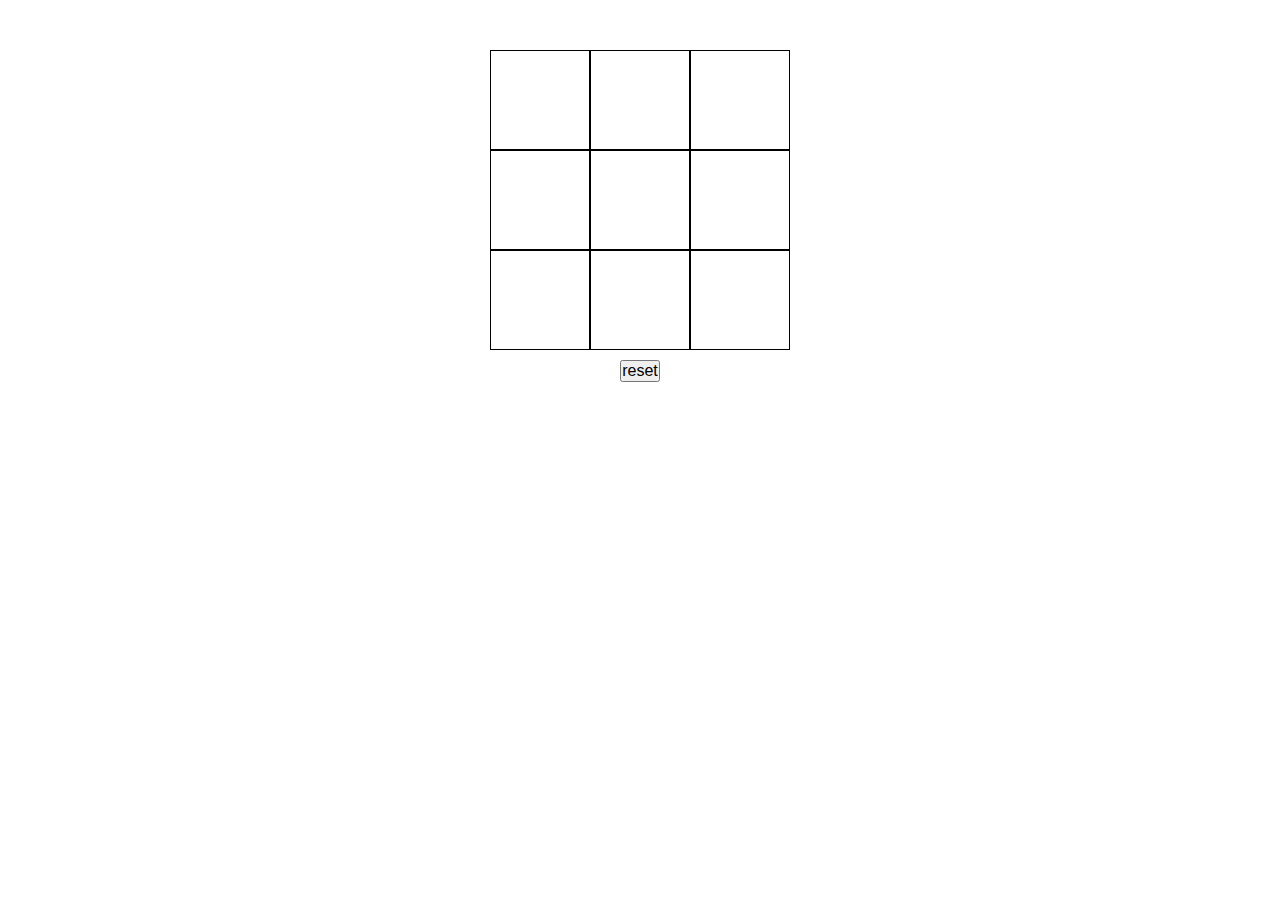
<file: tic-tac-toe/index.html>
<!DOCTYPE html>
<html lang="en">

<head>
  <meta charset="UTF-8" />
  <link rel="icon" href="/favicon.ico" />
  <meta name="viewport" content="width=device-width, initial-scale=1.0" />
  <title>Vite App</title>
  <script type="module" crossorigin src="./assets/index.b781dcb8.js"></script>
  <link rel="stylesheet" href="./assets/index.d5f68a6c.css">
</head>

<body>
  <div id="app"></div>

</body>

</html>
</file>
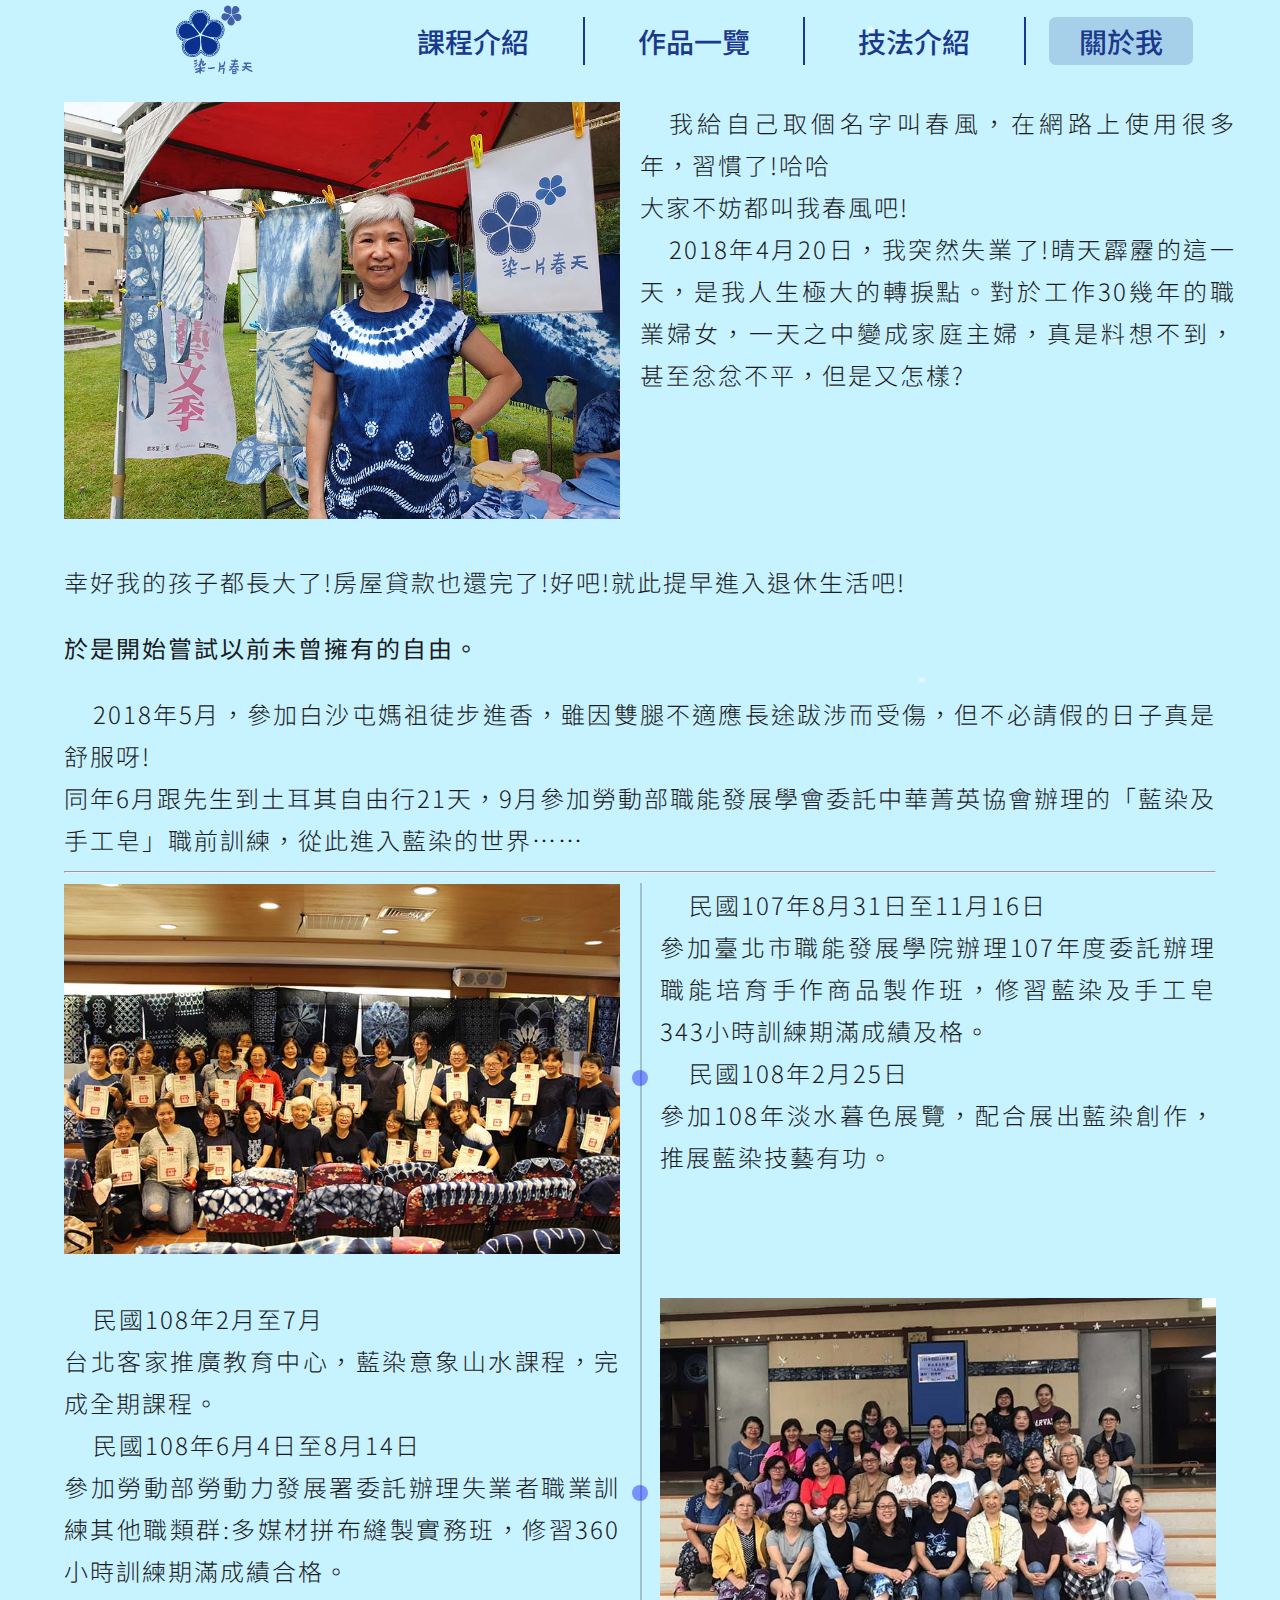
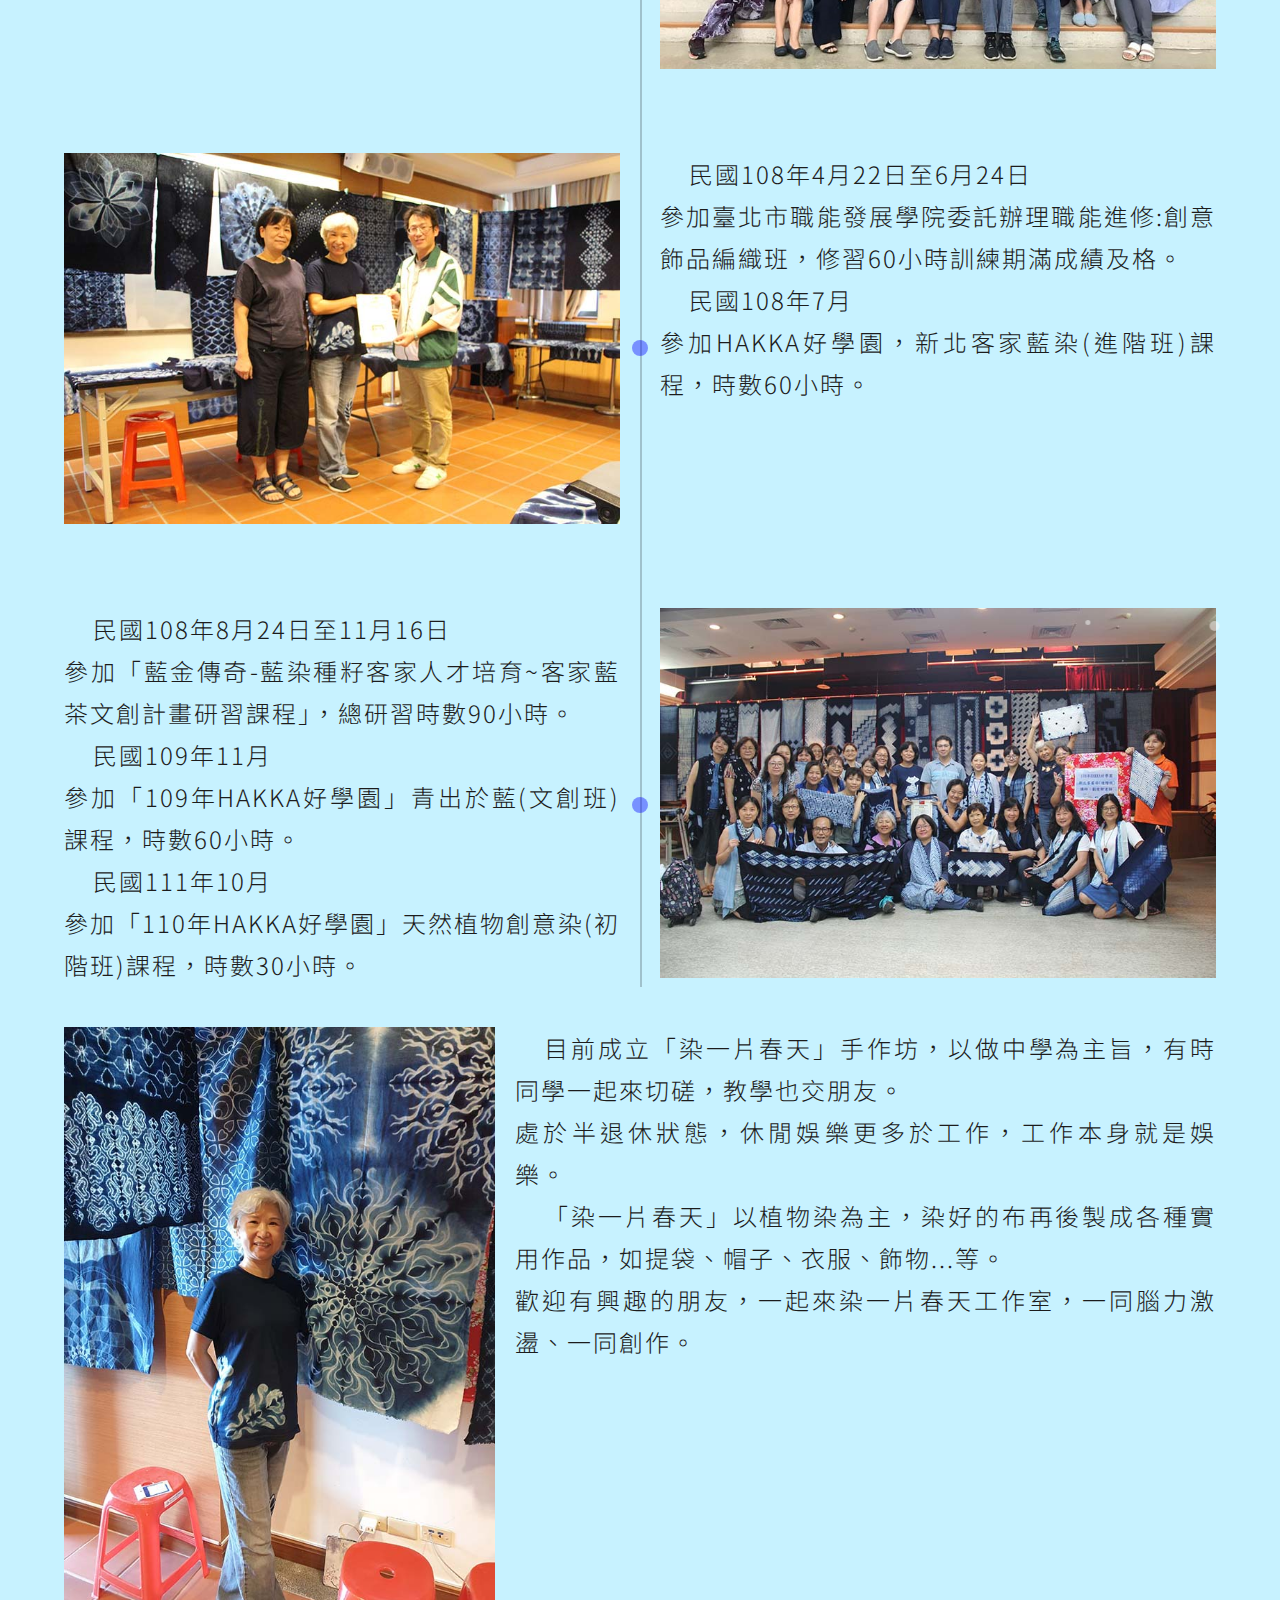
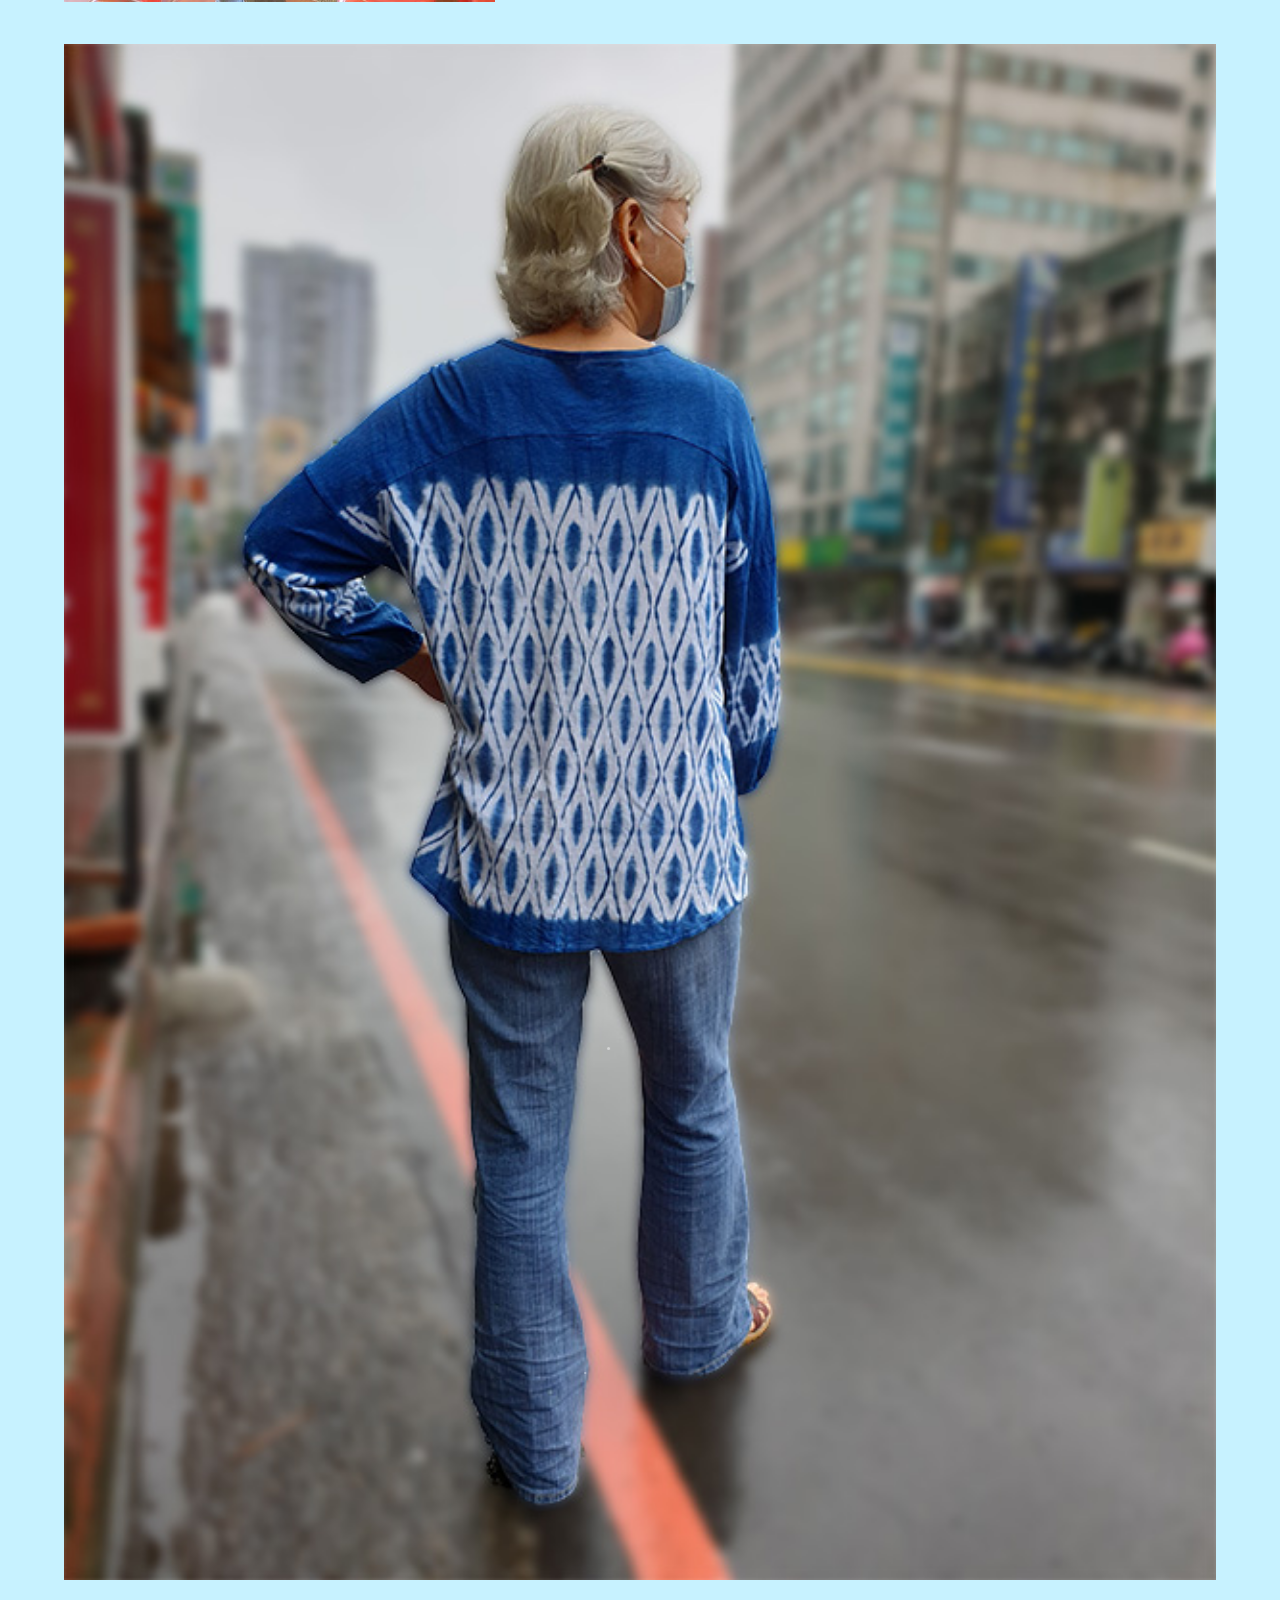
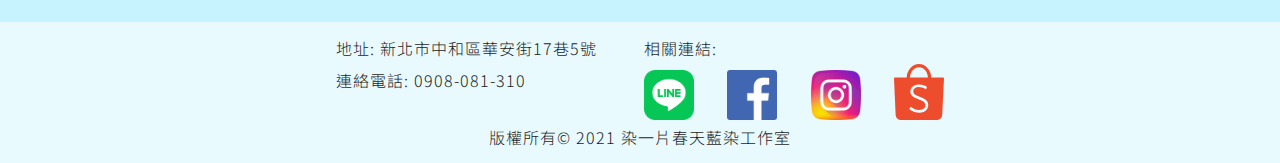
<file: personal_project/about_me.html>
<!DOCTYPE html>
<html lang="zh-Hant-TW">

<head>
  <meta charset="UTF-8">
  <meta http-equiv="X-UA-Compatible" content="IE=edge">
  <meta name="viewport" content="width=device-width, initial-scale=1.0">
  <meta name="distribution" content="Taiwan">
  <title>染一片春天|關於我</title>
  <meta name="description" content="">
  <meta name="keywords" content="染一片春天、藍染、藍染教學、藍染教學工作室、縫染、綁染、蠟染、植物染">
  <link rel="shortcut icon" href="img/icon_spring.ico" type="image/x-icon">


  <link rel="preconnect" href="https://fonts.googleapis.com">
  <link rel="preconnect" href="https://fonts.gstatic.com" crossorigin>
  <link
    href="https://fonts.googleapis.com/css2?family=Noto+Sans+TC:wght@300;400;500&family=Roboto:wght@500;700&display=swap"
    rel="stylesheet">
  <link rel="stylesheet" href="style/reset.css">
  <link rel="stylesheet" href="style/Amos_grid.css">
  <link rel="stylesheet" href="style/main_style_rwd.css">
  <link rel="stylesheet" href="style/about_style_rwd.css">
</head>

<body>
  <!-- header -->
  <header class="top_of_page">
    <div class="cover_logo_and_nav">
      <a class="link_of_logo" href="front_page.html">
        <div class="logo_pic">
          <img class="logo" width="80" src="img/logo_小.svg" alt="染一片春天Logo">
        </div>
      </a>
      <h1 class="h1">染一片春天藍染教學工作室</h1>
      <nav class="nav">
        <h2 class="nav_h2">導覽列</h2>
        <div class="cover_other_page">
          <ul class="other_page">
            <li><a href="course_page.html">課程介紹</a></li>
            <div class="plumb_line"></div>
            <li><a href="masterpiece_page.html">作品一覽</a></li>
            <div class="plumb_line"></div>
            <li><a href="skill_page.html">技法介紹</a></li>
            <div class="plumb_line"></div>
            <li><a href="about_me.html">關於我</a></li>
          </ul>
        </div>
      </nav>
    </div>
    <div class="hamburger">
      <div style="--i:1"></div>
      <div></div>
      <div style="--i:-1"></div>
    </div>
  </header>


  <main>
    <section class="about_me">
      <h2>關於我</h2>

      <div class="topper">
        <div>
          <div class="pic"><img src="img/master_02.jpg" alt=""></div>
          <div>
            <p>我給自己取個名字叫春風，在網路上使用很多年，習慣了!哈哈
              大家不妨都叫我春風吧!</p>
            <p>2018年4月20日，我突然失業了!晴天霹靂的這一天，是我人生極大的轉捩點。對於工作30幾年的職業婦女，一天之中變成家庭主婦，真是料想不到，甚至忿忿不平，但是又怎樣?</p>
          </div>
        </div>

        <div>
          <p style="text-indent: 0em;">幸好我的孩子都長大了!房屋貸款也還完了!好吧!就此提早進入退休生活吧!</p>
          <p style="font-weight: 400;margin: 1em 0;text-indent: 0em;">於是開始嘗試以前未曾擁有的自由。</p>
          <p>2018年5月，參加白沙屯媽祖徒步進香，雖因雙腿不適應長途跋涉而受傷，但不必請假的日子真是舒服呀!
            同年6月跟先生到土耳其自由行21天，9月參加勞動部職能發展學會委託中華菁英協會辦理的「藍染及手工皂」職前訓練，從此進入藍染的世界……</p>
        </div>
      </div>

      <hr>

      <div class="content">
        <div class="row">
          <div class="col col_12 col_md_6">
            <div class="pic"><img src="img/about_01.jpg" alt=""></div>
          </div>
          <div class="col col_12 col_md_6">
            <div class="text">
              <p>民國107年8月31日至11月16日
                參加臺北市職能發展學院辦理107年度委託辦理職能培育手作商品製作班，修習藍染及手工皂343小時訓練期滿成績及格。</p>
              <p>民國108年2月25日
                參加108年淡水暮色展覽，配合展出藍染創作，推展藍染技藝有功。</p>
            </div>
          </div>
        </div>
        <div class="row">
          <div class="col col_12 col_md_6">
            <div class="pic"><img src="img/about_02.jpg" alt=""></div>
          </div>
          <div class="col col_12 col_md_6">
            <div class="text">
              <p>民國108年2月至7月
                台北客家推廣教育中心，藍染意象山水課程，完成全期課程。</p>
              <p>民國108年6月4日至8月14日
                參加勞動部勞動力發展署委託辦理失業者職業訓練其他職類群:多媒材拼布縫製實務班，修習360小時訓練期滿成績合格。</p>
            </div>
          </div>
        </div>
        <div class="row">
          <div class="col col_12 col_md_6">
            <div class="pic"><img src="img/about_03.jpg" alt=""></div>
          </div>
          <div class="col col_12 col_md_6">
            <div class="text">
              <p>民國108年4月22日至6月24日
                參加臺北市職能發展學院委託辦理職能進修:創意飾品編織班，修習60小時訓練期滿成績及格。</p>
              <p>民國108年7月
                參加HAKKA好學園，新北客家藍染(進階班)課程，時數60小時。</p>
            </div>
          </div>
        </div>
        <div class="row">
          <div class="col col_12 col_md_6">
            <div class="pic"><img src="img/about_04.jpg" alt=""></div>
          </div>
          <div class="col col_12 col_md_6">
            <div class="text">
              <p>民國108年8月24日至11月16日
                參加「藍金傳奇-藍染種籽客家人才培育~客家藍茶文創計畫研習課程」，總研習時數90小時。</p>
              <p>民國109年11月
                參加「109年HAKKA好學園」青出於藍(文創班)課程，時數60小時。</p>
              <p>民國111年10月
                參加「110年HAKKA好學園」天然植物創意染(初階班)課程，時數30小時。</p>
            </div>
          </div>
        </div>
      </div>


      <div class="bottomer">
        <div>
          <div class="pic"><img src="img/master_03.jpg" alt=""></div>
          <div class="text">
            <p>目前成立「染一片春天」手作坊，以做中學為主旨，有時同學一起來切磋，教學也交朋友。
              處於半退休狀態，休閒娛樂更多於工作，工作本身就是娛樂。</p>
            <p>「染一片春天」以植物染為主，染好的布再後製成各種實用作品，如提袋、帽子、衣服、飾物...等。
              歡迎有興趣的朋友，一起來染一片春天工作室，一同腦力激盪、一同創作。</p>
          </div>
        </div>
        <div class="pic"><img src="img/master_04_2.jpg" alt=""></div>
      </div>


    </section>
  </main>


  <!-- footer -->
  <div class="cover_under_page">
    <footer class="under_page">
      <address class="cover_address_and_icon">
        <div class="address_and_tel">
          <p class="address">地址: 新北市中和區華安街17巷5號</p>
          <p class="tel">連絡電話: 0908-081-310</p>
        </div>
        <div class="cover_bussines_icon">
          <p>相關連結:</p>

          <div class="many_bussines_icons">
            <a href="https://line.me/ti/p/CC5-CxTp8R" target="_blank">
              <div class="bussines_icon">
                <img width="50" src="img/LINE_Brand_icon.png" alt="染一片春天的LINE">
              </div>
            </a>
            <a href="https://www.facebook.com/%E6%9F%93%E4%B8%80%E7%89%87%E6%98%A5%E5%A4%A9-%E6%89%8B%E4%BD%9C%E5%9D%8A-369868907123043/"
              target="_blank">
              <div class="bussines_icon">
                <img width="50" src="img/facebook.png" alt="染一片春天的Facebook主頁">
              </div>
            </a>
            <a href="https://www.instagram.com/flower.huang.180/" target="_blank">
              <div class="bussines_icon">
                <img width="50" src="img/instagram.png" alt="染一片春天的instagram">
              </div>
            </a>
            <a href="https://shopee.tw/jojoppq?smtt=0.0.9" target="_blank">
              <div class="bussines_icon">
                <img width="50" src="img/shopee.svg" alt="染一片春天的蝦皮賣場">
              </div>
            </a>
          </div>

        </div>
      </address>
      <p class="front_of_copyright"><small class="copyright">版權所有© 2021
          染一片春天藍染工作室</small></p>
    </footer>
  </div>

  <script src="script/main.js"> </script>

  <!-- 雪花掉落 -->
  <script src="script/snowFall.js"></script>
  <script>
    snowFall.snow(document.getElementsByTagName("body"), {
      flakeCount: 10,
      flakeColor: "#fff7",
      flakeIndex: 0,
      // flakePosition,
      // minSize,
      maxSize: 10,
      // minSpeed,
      maxSpeed: 1,
      round: true,
    });
  </script>
</body>

</html>
</file>
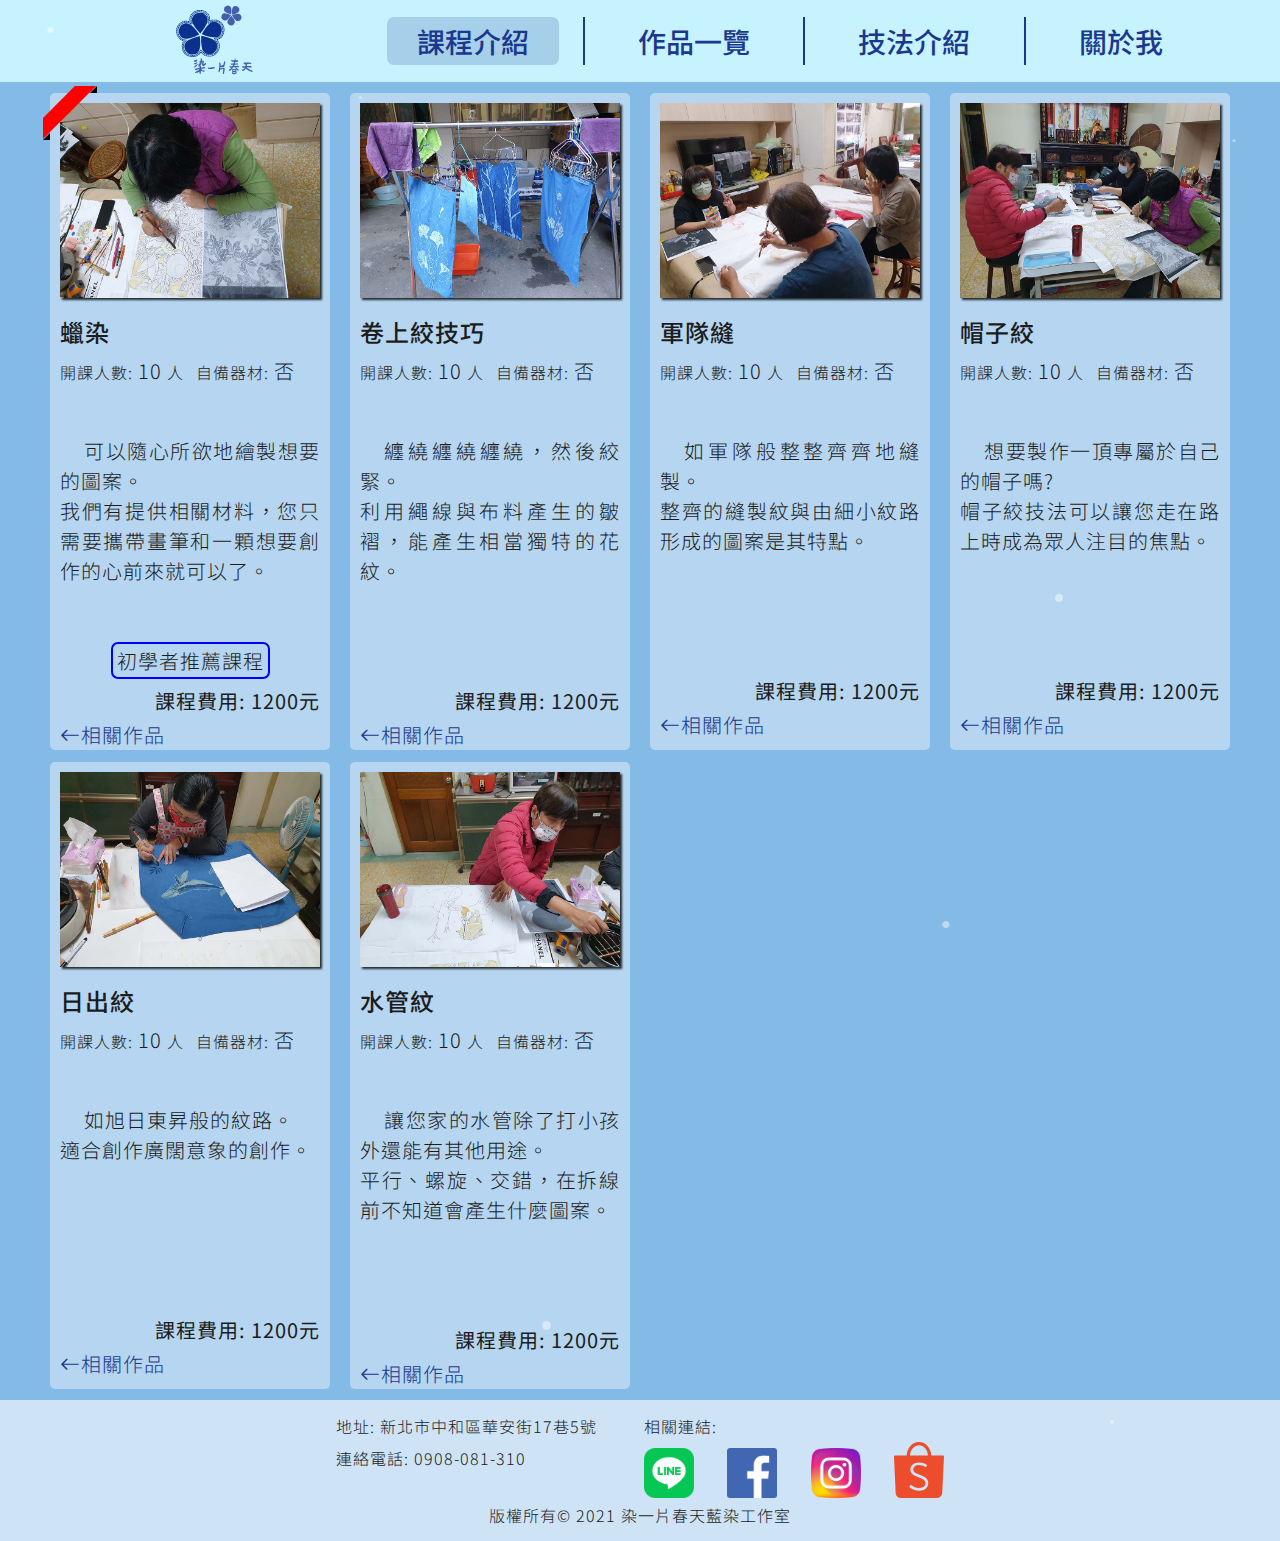
<file: personal_project/course_page.html>
<!DOCTYPE html>
<html lang="zh-Hant-TW">

<head>
  <meta charset="UTF-8">
  <meta http-equiv="X-UA-Compatible" content="IE=edge">
  <meta name="viewport" content="width=device-width, initial-scale=1.0">
  <meta name="distribution" content="Taiwan">
  <title>染一片春天|課程介紹</title>
  <meta name="description" content="">
  <meta name="keywords" content="染一片春天、藍染、藍染教學、藍染教學工作室、縫染、綁染、蠟染、植物染">
  <link rel="shortcut icon" href="img/icon_spring.ico" type="image/x-icon">

  <link rel="preconnect" href="https://fonts.googleapis.com">
  <link rel="preconnect" href="https://fonts.gstatic.com" crossorigin>
  <link
    href="https://fonts.googleapis.com/css2?family=Noto+Sans+TC:wght@300;400;500;700&family=Roboto:wght@500;700&display=swap"
    rel="stylesheet">
  <link rel="stylesheet" href="style/reset.css">
  <link rel="stylesheet" href="style/Amos_grid.css">
  <link rel="stylesheet" href="style/main_style_rwd.css">
  <link rel="stylesheet" href="style/course_style_rwd.css">
</head>

<body>
  <!-- header -->
  <header class="top_of_page">
    <div class="cover_logo_and_nav">
      <a class="link_of_logo" href="front_page.html">
        <div class="logo_pic">
          <img class="logo" width="80" src="img/logo_小.svg" alt="染一片春天Logo">
        </div>
      </a>
      <h1 class="h1">染一片春天藍染教學工作室</h1>
      <nav class="nav">
        <h2 class="nav_h2">導覽列</h2>
        <div class="cover_other_page">
          <ul class="other_page">
            <li><a href="course_page.html">課程介紹</a></li>
            <div class="plumb_line"></div>
            <li><a href="masterpiece_page.html">作品一覽</a></li>
            <div class="plumb_line"></div>
            <li><a href="skill_page.html">技法介紹</a></li>
            <div class="plumb_line"></div>
            <li><a href="about_me.html">關於我</a></li>
          </ul>
        </div>
      </nav>
    </div>
    <div class="hamburger">
      <div style="--i:1"></div>
      <div></div>
      <div style="--i:-1"></div>
    </div>
  </header>

  <main>
    <section class="course">
      <div class="container">
        <div class="row ">
          <div class="col_12 col_md_4 col_xl_3 ">
            <div class="card">
              <div class="pic">
                <img src="img/course_01.jpg"></div>
              <div class="text">
                <div>
                  <h2>蠟染</h2>
                  <div class="course_info">
                    <div class="course_people">開課人數: <span>10</span> 人</div>
                    <div class="course_item">自備器材: <span>否</span></div>
                  </div>
                  <div class="course_introduce">
                    <p>可以隨心所欲地繪製想要的圖案。
                      我們有提供相關材料，您只需要攜帶畫筆和一顆想要創作的心前來就可以了。</p>
                  </div>
                </div>

                <div>
                  <div class="for_beginner"><span>初學者推薦課程</span></div>
                  <div class="course_money"><span>課程費用: </span><span>1200</span><span><span>元</span></div>
                  <div class="about_others">
                    <a href="masterpiece_page.html">
                      <i class="bi bi-arrow-left"></i><span>相關作品</span>
                    </a>
                  </div>
                </div>
              </div>
              <div class="out_ribbon">
                <div class="ribbon"></div>
              </div>
            </div>
          </div>
          <div class="col_12 col_md_4 col_xl_3">
            <div class="card">
              <div class="pic">
                <img src="img/course_02.jpg"></div>
              <div class="text">

                <div>
                  <h2>卷上絞技巧</h2>
                  <div class="course_info">
                    <div class="course_people">開課人數: <span>10</span> 人</div>
                    <div class="course_item">自備器材: <span>否</span></div>
                  </div>
                  <div class="course_introduce">
                    <p>纏繞纏繞纏繞，然後絞緊。
                      利用繩線與布料產生的皺褶，能產生相當獨特的花紋。</p>
                  </div>
                </div>

                <div>
                  <div class="not_beginner"><span> </span></div>
                  <div class="course_money"><span>課程費用: </span><span>1200</span><span><span>元</span></div>
                  <div class="about_others">
                    <a href="masterpiece_page.html">
                      <i class="bi bi-arrow-left"></i><span>相關作品</span>
                    </a>
                  </div>
                </div>
              </div>
            </div>
          </div>
          <div class="col_12 col_md_4 col_xl_3">
            <div class="card">
              <div class="pic">
                <img src="img/course_03.jpg"></div>
              <div class="text">
                <div>
                  <h2>軍隊縫</h2>
                  <div class="course_info">
                    <div class="course_people">開課人數: <span>10</span> 人</div>
                    <div class="course_item">自備器材: <span>否</span></div>
                  </div>
                  <div class="course_introduce">
                    <p>如軍隊般整整齊齊地縫製。
                      整齊的縫製紋與由細小紋路形成的圖案是其特點。</p>
                  </div>
                </div>
                <div>
                  <div class="not_beginner"><span> </span></div>
                  <div class="course_money"><span>課程費用: </span><span>1200</span><span><span>元</span></div>
                  <div class="about_others">
                    <a href="masterpiece_page.html">
                      <i class="bi bi-arrow-left"></i><span>相關作品</span>
                    </a>
                  </div>
                </div>
              </div>
            </div>
          </div>

          <div class="col_12 col_md_4 col_xl_3">
            <div class="card">
              <div class="pic">
                <img src="img/course_04.jpg"></div>
              <div class="text">
                <div>
                  <h2>帽子絞</h2>
                  <div class="course_info">
                    <div class="course_people">開課人數: <span>10</span> 人</div>
                    <div class="course_item">自備器材: <span>否</span></div>
                  </div>
                  <div class="course_introduce">
                    <p>想要製作一頂專屬於自己的帽子嗎?
                      帽子絞技法可以讓您走在路上時成為眾人注目的焦點。</p>
                  </div>
                </div>
                <div>
                  <div class="not_beginner"><span> </span></div>
                  <div class="course_money"><span>課程費用: </span><span>1200</span><span><span>元</span></div>
                  <div class="about_others">
                    <a href="masterpiece_page.html">
                      <i class="bi bi-arrow-left"></i><span>相關作品</span>
                    </a>
                  </div>
                </div>
              </div>
            </div>
          </div>
          <div class="col_12 col_md_4 col_xl_3">
            <div class="card">
              <div class="pic">
                <img src="img/course_05.jpg"></div>
              <div class="text">
                <div>
                  <h2>日出絞</h2>
                  <div class="course_info">
                    <div class="course_people">開課人數: <span>10</span> 人</div>
                    <div class="course_item">自備器材: <span>否</span></div>
                  </div>
                  <div class="course_introduce">
                    <p>如旭日東昇般的紋路。
                      適合創作廣闊意象的創作。</p>
                  </div>
                </div>
                <div>
                  <div class="not_beginner"><span> </span></div>
                  <div class="course_money"><span>課程費用: </span><span>1200</span><span><span>元</span></div>
                  <div class="about_others">
                    <a href="masterpiece_page.html">
                      <i class="bi bi-arrow-left"></i><span>相關作品</span>
                    </a>
                  </div>
                </div>
              </div>
            </div>
          </div>
          <div class="col_12 col_md_4 col_xl_3">
            <div class="card">
              <div class="pic">
                <img src="img/course_06.jpg"></div>
              <div class="text">
                <div>
                  <h2>水管紋</h2>
                  <div class="course_info">
                    <div class="course_people">開課人數: <span>10</span> 人</div>
                    <div class="course_item">自備器材: <span>否</span></div>
                  </div>
                  <div class="course_introduce">
                    <p>讓您家的水管除了打小孩外還能有其他用途。
                      平行、螺旋、交錯，在拆線前不知道會產生什麼圖案。 </p>
                  </div>
                </div>
                <div>
                  <div class="not_beginner"><span> </span></div>
                  <div class="course_money"><span>課程費用: </span><span>1200</span><span><span>元</span></div>
                  <div class="about_others">
                    <a href="masterpiece_page.html">
                      <i class="bi bi-arrow-left"></i><span>相關作品</span>
                    </a>
                  </div>
                </div>
              </div>
            </div>
          </div>
        </div>

        <!-- <div class="row "> -->

        <!-- </div> -->
      </div>

      <aside class="pic_3d">
        <div class="d3_position">
          <button id="pre"><i class="bi bi-chevron-compact-left"></i></button>
          <div class="out_3d">
            <div class="middle_3d">
              <div style="--i:0" class="inner_3d"><img src="img/course_01.jpg" alt=""></div>
              <div style="--i:1" class="inner_3d"><img src="img/course_02.jpg" alt=""></div>
              <div style="--i:2" class="inner_3d"><img src="img/course_03.jpg" alt=""></div>
              <div style="--i:3" class="inner_3d"><img src="img/course_04.jpg" alt=""></div>
            </div>
          </div>
          <button id="next"><i class="bi bi-chevron-compact-right"></i></button>
        </div>
        <div class="close_3d"></div>
      </aside>
    </section>
  </main>

  <!-- footer -->
  <div class="cover_under_page">
    <footer class="under_page">
      <address class="cover_address_and_icon">
        <div class="address_and_tel">
          <p class="address">地址: 新北市中和區華安街17巷5號</p>
          <p class="tel">連絡電話: 0908-081-310</p>
        </div>
        <div class="cover_bussines_icon">
          <p>相關連結:</p>

          <div class="many_bussines_icons">
            <a href="https://line.me/ti/p/CC5-CxTp8R" target="_blank">
              <div class="bussines_icon">
                <img width="50" src="img/LINE_Brand_icon.png" alt="染一片春天的LINE">
              </div>
            </a>
            <a href="https://www.facebook.com/%E6%9F%93%E4%B8%80%E7%89%87%E6%98%A5%E5%A4%A9-%E6%89%8B%E4%BD%9C%E5%9D%8A-369868907123043/"
              target="_blank">
              <div class="bussines_icon">
                <img width="50" src="img/facebook.png" alt="染一片春天的Facebook主頁">
              </div>
            </a>
            <a href="https://www.instagram.com/flower.huang.180/" target="_blank">
              <div class="bussines_icon">
                <img width="50" src="img/instagram.png" alt="染一片春天的instagram">
              </div>
            </a>
            <a href="https://shopee.tw/jojoppq?smtt=0.0.9" target="_blank">
              <div class="bussines_icon">
                <img width="50" src="img/shopee.svg" alt="染一片春天的蝦皮賣場">
              </div>
            </a>
          </div>

        </div>
      </address>
      <p class="front_of_copyright"><small class="copyright">版權所有© 2021
          染一片春天藍染工作室</small></p>
    </footer>
  </div>

  <script src="script/main.js"> </script>
  <script src="script/course.js"></script>

  <!-- 雪花掉落 -->
  <script src="script/snowFall.js"></script>
  <script>
    snowFall.snow(document.getElementsByTagName("body"), {
      flakeCount: 10,
      flakeColor: "#fff7",
      flakeIndex: 0,
      // flakePosition,
      // minSize,
      maxSize: 10,
      // minSpeed,
      maxSpeed: 1,
      round: true,
    });
  </script>
</body>

</html>
</file>
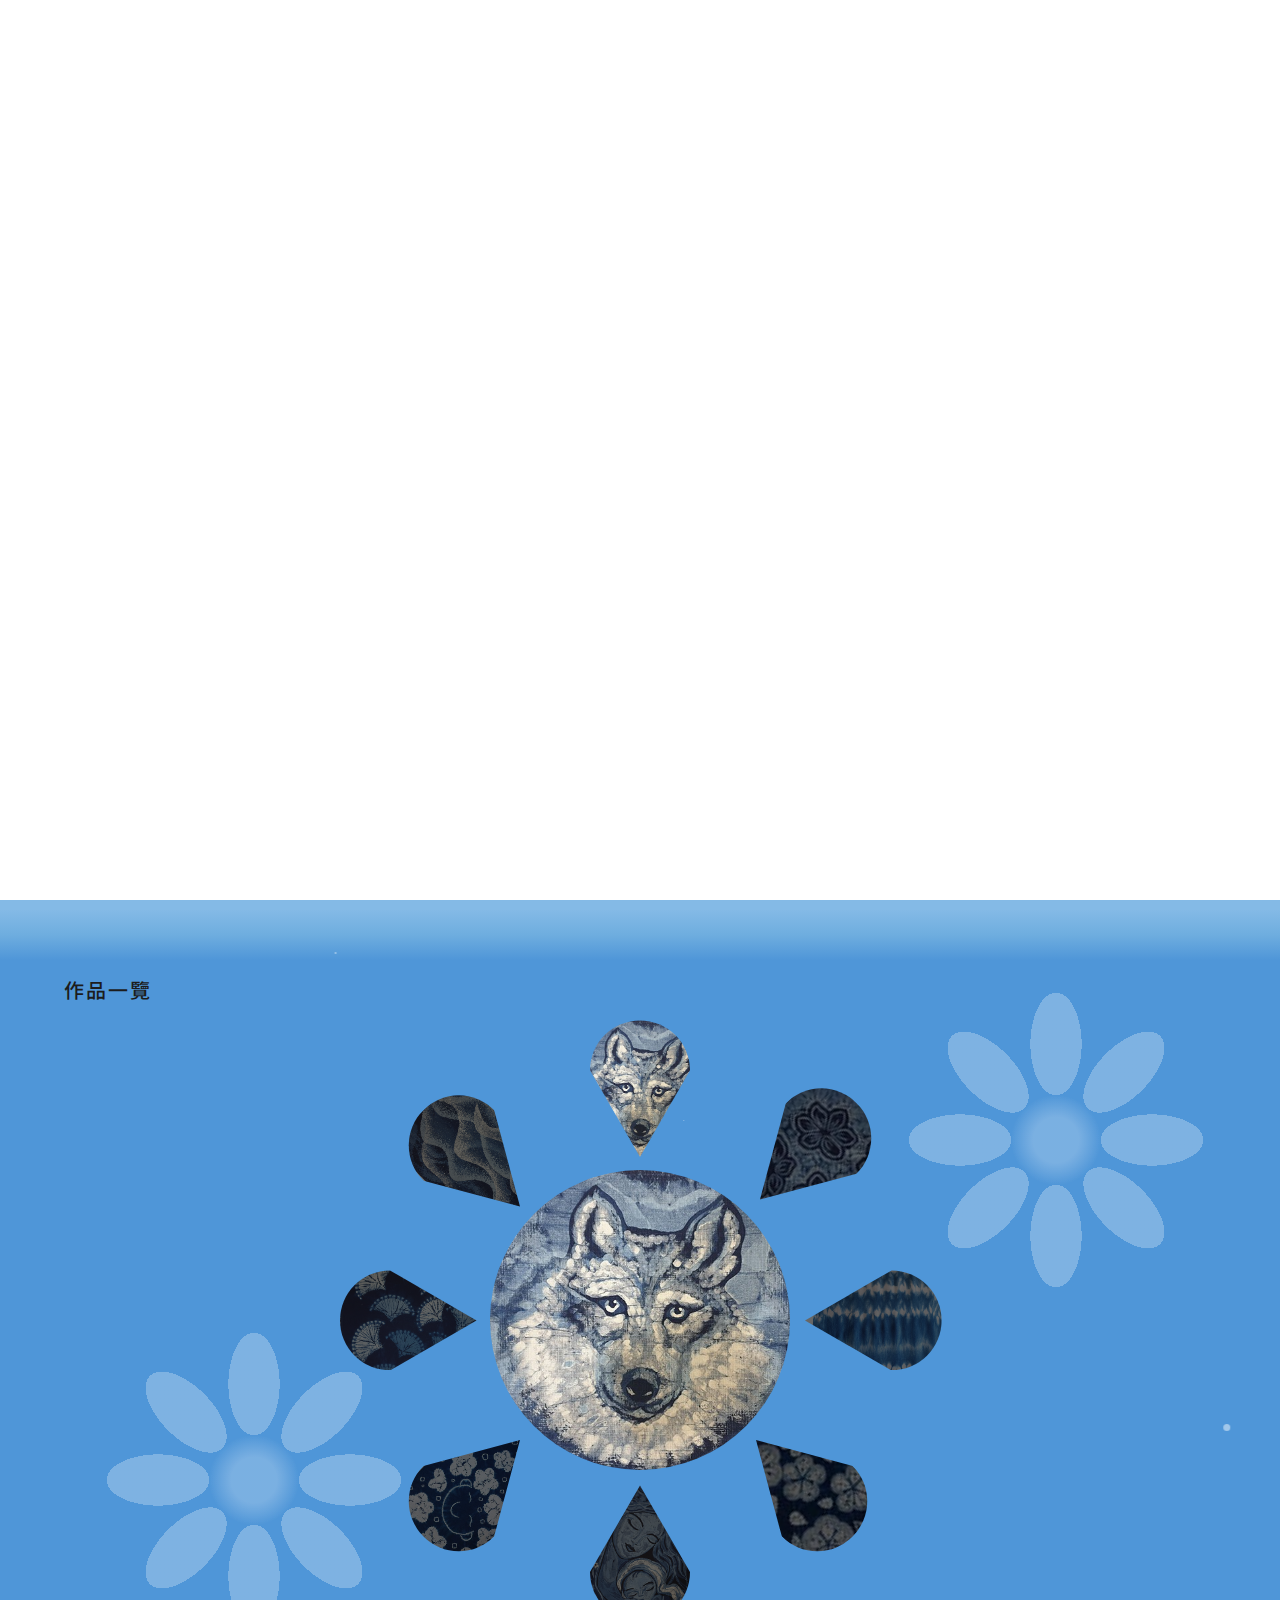
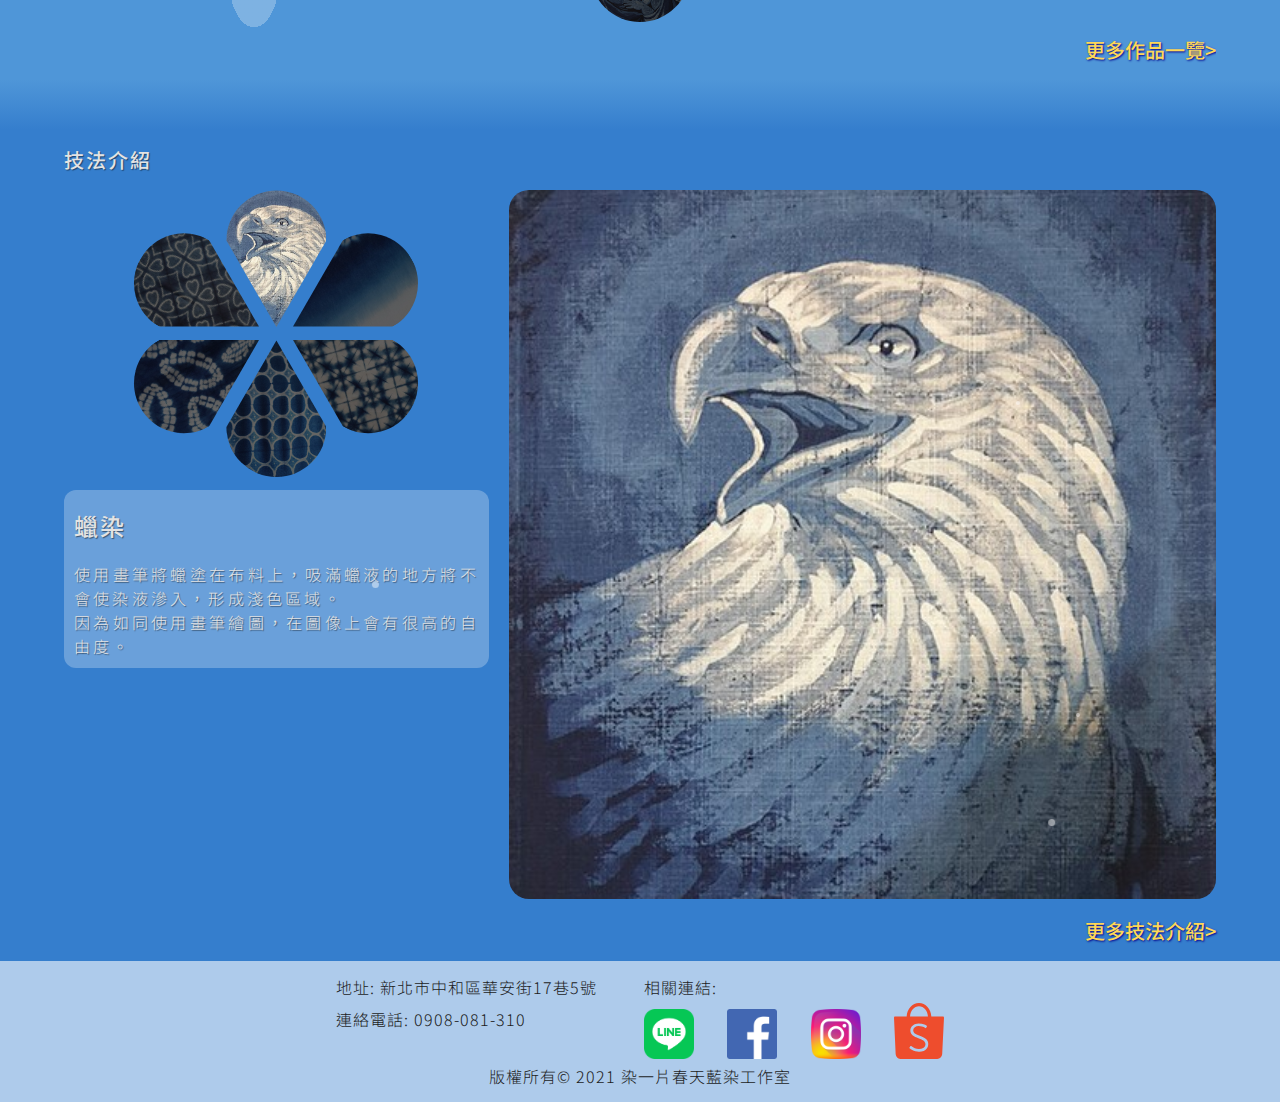
<file: personal_project/front_page.html>
<!DOCTYPE html>
<html lang="zh-Hant-TW">

<head>
  <meta charset="UTF-8">
  <meta http-equiv="X-UA-Compatible" content="IE=edge">
  <meta name="viewport" content="width=device-width, initial-scale=1.0">
  <meta name="distribution" content="Taiwan">
  <title>染一片春天|藍染教學工作室</title>
  <meta name="description" content="「染一片春天」手作坊，以做中學為主旨，有時同學一起來切磋，教學也交朋友。歡迎有興趣的朋友，一起來染一片春天工作室，一同腦力激盪、一同創作。">
  <meta name="keywords" content="染一片春天、藍染、藍染教學、藍染教學工作室、縫染、綁染、蠟染、植物染">
  <link rel="shortcut icon" href="img/icon_spring.ico" type="image/x-icon">

  <link rel="preconnect" href="https://fonts.googleapis.com">
  <link rel="preconnect" href="https://fonts.gstatic.com" crossorigin>
  <link
    href="https://fonts.googleapis.com/css2?family=Noto+Sans+TC:wght@300;400;500&family=Roboto:wght@500;700&display=swap"
    rel="stylesheet">
  <link rel="stylesheet" href="https://maxcdn.bootstrapcdn.com/font-awesome/4.5.0/css/font-awesome.min.css">
  <link rel="stylesheet" href="style/reset.css">
  <link rel="stylesheet" href="style/main_style_rwd.css">
  <link rel="stylesheet" href="style/front_style.css">
</head>


<body>
  <!-- TODO: 開場滿版動畫 -->
  <div class="logo_flower_animation">
    <div class="logo_flower"></div>
    <div class="logo_flower_black"></div>
  </div>
  <!-- header -->
  <!-- TOTEST: 測試LOGO的圖文分離 -->
  <header class="top_of_page">
    <div class="cover_logo_and_nav">
      <a class="link_of_logo" href="front_page.html">
        <div class="logo_pic">
          <img class="logo" width="80" src="img/logo_小.svg" alt="染一片春天Logo">
        </div>
      </a>
      <h1 class="h1">染一片春天藍染教學工作室</h1>
      <nav class="nav">
        <h2 class="nav_h2">導覽列</h2>
        <div class="cover_other_page">
          <ul class="other_page">
            <li><a href="course_page.html">課程介紹</a></li>
            <div class="plumb_line"></div>
            <li><a href="masterpiece_page.html">作品一覽</a></li>
            <div class="plumb_line"></div>
            <li><a href="skill_page.html">技法介紹</a></li>
            <div class="plumb_line"></div>
            <li><a href="about_me.html">關於我</a></li>
          </ul>
        </div>
      </nav>
    </div>
    <div class="hamburger">
      <div style="--i:1"></div>
      <div></div>
      <div style="--i:-1"></div>
    </div>
  </header>

  <!-- 中間主內容 -->
  <main class="section_club">
    <!--   課程介紹   -->

    <div class="outer_intro">
      <section class="introduce_of_course">
        <h2>課程介紹</h2>
        <div class="course_image_with_button">
          <button class="btn pre_pic"><i class="fas fa-angle-left"></i></button>
          <!-- 佔位用圖片 -->
          <div class="course_image nothing">
            <img class=" nothing" src="img/master.jpg" alt="車縫染課程">
          </div>
          <div class="course_image carousel show">
            <img class="" src="img/master.jpg" alt="車縫染課程">
          </div>
          <div class="course_image carousel hidden hidden_left">
            <img class="" src="img/class_woman_169.jpg" alt="車縫染課程">
          </div>
          <div class="course_image carousel hidden hidden_right">
            <img class="" src="img/class_three_women_169.jpg" alt="車縫染課程">
          </div>
          <button class="btn next_pic"><i class="fas fa-angle-right"></i></button>
        </div>
        <div class="course_introduce_words carousel show">
          <h3>縫染課程</h3>
          <p class="course_introduce_words_paragraph">春風老師以此知名的技巧。
            由專業裁縫背景出身的春風老師手把手地帶領您一針一線細心縫製圖案，當最後染完拆線時能讓您發出驚奇的讚嘆聲。</p>
        </div>
        <div class="course_introduce_words carousel hidden hidden_left">
          <h3>蠟染課程</h3>
          <p class="course_introduce_words_paragraph">可以隨心所欲地繪製想要的圖案。
            我們有提供相關材料，您只需要攜帶畫筆和一顆想要創作的心前來就可以了。</p>
        </div>
        <div class="course_introduce_words carousel hidden hidden_right">
          <h3>車縫染課程</h3>
          <p class="course_introduce_words_paragraph">縫染的進階技巧。
            利用裁縫車在布料上縫製圖案，能更省力地完成縫製過程。</p>
        </div>
        <div class="course_introduce_words nothing">
          <h3>車縫染課程</h3>
          <p class="course_introduce_words_paragraph">春風老師以此知名的技巧。
            由專業裁縫背景出身的春風老師手把手地帶領您一針一線細心縫製圖案，當最後染完拆線時能讓您發出驚奇的讚嘆聲。</p>
        </div>
        <div class="more">
          <a href="course_page.html">更多課程介紹></a>
        </div>
        <!-- TODO: 最新消息 -->
      </section>
    </div>


    <!-- 漸層 -->
    <div class="change_backgraound_front"></div>


    <!--   作品一覽   -->
    <div class="outer_master">
      <section class="introduce_of_masterpiece">
        <h2>作品一覽</h2>
        <div class="big_flower">
          <img src="img/masterpiece_wolf.jpg" alt="鯨魚" class="circle_in_flower"></img>
          <img src="img/masterpiece_wave.jpg" alt="" class="big_flower_petal big_flower_petal_top_left"></img>
          <img src="img/masterpiece_wolf.jpg" alt="" class="big_flower_petal big_flower_petal_top lighter"></img>
          <img src="img/min/masterpiece_11.jpg" alt="" class="big_flower_petal big_flower_petal_top_right"></img>
          <img src="img/masterpiece_whiteCircle_and_blueLine.jpg" alt=""
            class="big_flower_petal big_flower_petal_right"></img>
          <img src="img/min/masterpiece_02.jpg" alt="" class="big_flower_petal big_flower_petal_bottom_right"></img>
          <img src="img/masterpiece_maria.jpg" alt="" class="big_flower_petal big_flower_petal_bottom"></img>
          <img src="img/masterpiece_happy_baby.jpg" alt="" class="big_flower_petal big_flower_petal_bottom_left"></img>
          <img src="img/masterpiece_ginkgo.jpg" alt="" class="big_flower_petal big_flower_petal_left"></img>
        </div>
        <div class="background_flower"></div>
        <div class="background_flower bgf2"></div>
        <div class="background_flower lb_flower"></div>
        <div class="background_flower bgf2 lb_flower"></div>
        <div class="more">
          <a href="masterpiece_page.html">更多作品一覽></a>
        </div>
      </section>
    </div>

    <!-- 漸層 -->
    <div class="change_backgraound_back"></div>
    <!--   技法介紹   -->
    <div class="outer_skill">
      <section class="introduce_of_skill">
        <h2>技法介紹</h2>
        <div class="skill_pic_and_intro_and_roulette">
          <div>
            <div class="skill_roulette">
              <div class="flower_roulette">
                <img class="roulette_top_left" src="img/skill_heart_circle.jpg" alt=""></img>
                <img class="roulette_top lighter" src="img/masterpiece_eagle.jpg" alt="蠟染">
                <img class="roulette_top_right" src="img/skill_linear_gradien.jpg" alt=""></img>
                <img class="roulette_bottom_right" src="img/skill_squir.jpg" alt=""></img>
                <img class="roulette_bottom" src="img/skill_whiteCircle_and_blueBackground.jpg" alt="綁染"></img>
                <img class="roulette_bottom_left" src="img/skill_leaf.jpg" alt=""></img>
              </div>
            </div>
            <div class="skill_intro">
              <h3>蠟染</h3>
              <p>使用畫筆將蠟塗在布料上，吸滿蠟液的地方將不會使染液滲入，形成淺色區域。
                因為如同使用畫筆繪圖，在圖像上會有很高的自由度。
              </p>
            </div>
          </div>
          <div class="skill_pic">
            <img src="img/masterpiece_eagle.jpg" alt="綁染">
          </div>


        </div>
        <div class="more">
          <a href="skill_page.html">更多技法介紹></a>
        </div>
      </section>
    </div>
  </main>

  <!-- footer -->
  <div class="cover_under_page">
    <footer class="under_page">
      <address class="cover_address_and_icon">
        <div class="address_and_tel">
          <p class="address">地址: 新北市中和區華安街17巷5號</p>
          <p class="tel">連絡電話: 0908-081-310</p>
        </div>
        <div class="cover_bussines_icon">
          <p>相關連結:</p>

          <div class="many_bussines_icons">
            <a href="https://line.me/ti/p/CC5-CxTp8R" target="_blank">
              <div class="bussines_icon">
                <img width="50" src="img/LINE_Brand_icon.png" alt="染一片春天的LINE">
              </div>
            </a>
            <a href="https://www.facebook.com/%E6%9F%93%E4%B8%80%E7%89%87%E6%98%A5%E5%A4%A9-%E6%89%8B%E4%BD%9C%E5%9D%8A-369868907123043/"
              target="_blank">
              <div class="bussines_icon">
                <img width="50" src="img/facebook.png" alt="染一片春天的Facebook主頁">
              </div>
            </a>
            <a href="https://www.instagram.com/flower.huang.180/" target="_blank">
              <div class="bussines_icon">
                <img width="50" src="img/instagram.png" alt="染一片春天的instagram">
              </div>
            </a>
            <a href="https://shopee.tw/jojoppq?smtt=0.0.9" target="_blank">
              <div class="bussines_icon">
                <img width="50" src="img/shopee.svg" alt="染一片春天的蝦皮賣場">
              </div>
            </a>
          </div>

        </div>
      </address>
      <p class="front_of_copyright"><small class="copyright">版權所有© 2021
          染一片春天藍染工作室</small></p>
    </footer>
  </div>

  <script src="script/main.js"> </script>

  <a class="cover_line_message" href="https://line.me/ti/p/CC5-CxTp8R">
    <img src="img/LINE_APP_Android.png" alt="" class="line_message">
  </a>
  <div class="go_to_top">
    <a href="#"><i class="fas fa-angle-up"></i></a>
  </div>
  <script src="script/front.script.js"></script>


  <!-- TOTEST: 背景花朵掉落 -->
  <script src="script/snowFall.js"></script>
  <script>
    snowFall.snow(document.getElementsByTagName("body"), {
      flakeCount: 10,
      flakeColor: "#fff7",
      flakeIndex: 0,
      // flakePosition,
      // minSize,
      maxSize: 10,
      // minSpeed,
      maxSpeed: 1,
      round: true,
    });
  </script>
  <!-- <div class="flower_animation">
  <div class="cos_f">
    <div class="flower_animation_small_flower"></div>
  </div>
  <div class="cos_f">
    <div class="flower_animation_small_flower"></div>
  </div>
  <div class="cos_f">
    <div class="flower_animation_small_flower"></div>
  </div>
  <div class="cos_f">
    <div class="flower_animation_small_flower"></div>
  </div>
  <div class="cos_f">
    <div class="flower_animation_small_flower"></div>
  </div>
</div> -->
</body>

</html>
</file>
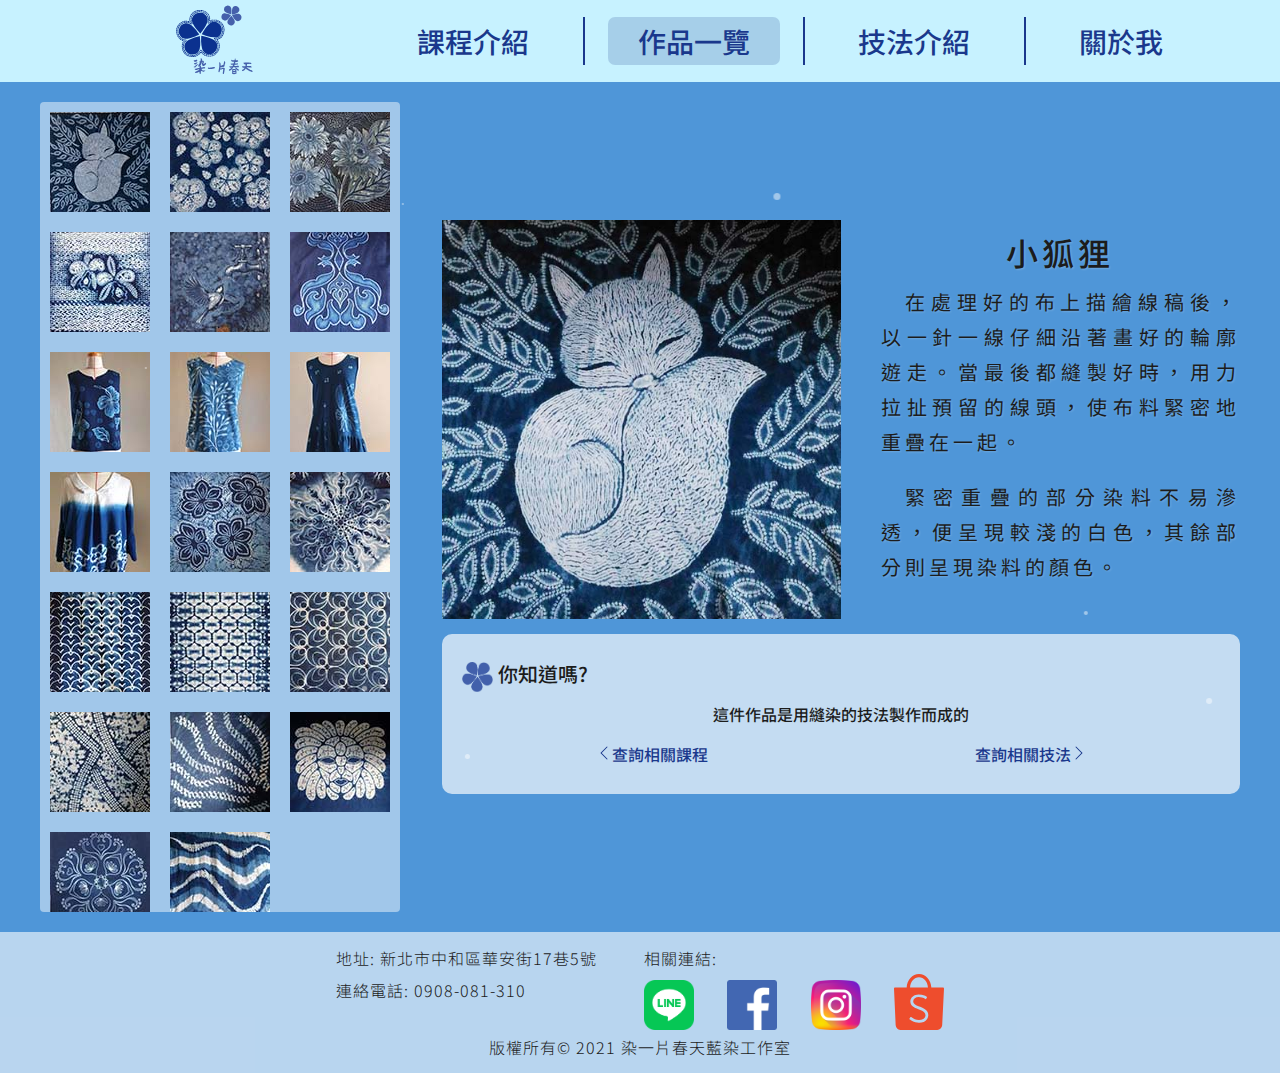
<file: personal_project/masterpiece_page.html>
<!DOCTYPE html>
<html lang="zh-Hant-TW">

<head>
  <meta charset="UTF-8">
  <meta http-equiv="X-UA-Compatible" content="IE=edge">
  <meta name="viewport" content="width=device-width, initial-scale=1.0">
  <meta name="distribution" content="Taiwan">
  <title>染一片春天|作品一覽</title>
  <meta name="description" content="">
  <meta name="keywords" content="染一片春天、藍染、藍染教學、藍染教學工作室、縫染、綁染、蠟染、植物染">
  <link rel="shortcut icon" href="img/icon_spring.ico" type="image/x-icon">

  <link rel="preconnect" href="https://fonts.googleapis.com">
  <link rel="preconnect" href="https://fonts.gstatic.com" crossorigin>
  <link
    href="https://fonts.googleapis.com/css2?family=Noto+Sans+TC:wght@300;400;500&family=Roboto:wght@500;700&display=swap"
    rel="stylesheet">
  <link rel="stylesheet" href="style/reset.css">
  <link rel="stylesheet" href="style/Amos_grid.css">
  <link rel="stylesheet" href="style/main_style_rwd.css">
  <link rel="stylesheet" href="style/masterpiece_style_rwd.css">

</head>

<body>
  <!-- header -->
  <header class="top_of_page">
    <div class="cover_logo_and_nav">
      <a class="link_of_logo" href="front_page.html">
        <div class="logo_pic">
          <img class="logo" width="80" src="img/logo_小.svg" alt="染一片春天Logo">
        </div>
      </a>
      <h1 class="h1">染一片春天藍染教學工作室</h1>
      <nav class="nav">
        <h2 class="nav_h2">導覽列</h2>
        <div class="cover_other_page">
          <ul class="other_page">
            <li><a href="course_page.html">課程介紹</a></li>
            <div class="plumb_line"></div>
            <li><a href="masterpiece_page.html">作品一覽</a></li>
            <div class="plumb_line"></div>
            <li><a href="skill_page.html">技法介紹</a></li>
            <div class="plumb_line"></div>
            <li><a href="about_me.html">關於我</a></li>
          </ul>
        </div>
      </nav>
    </div>
    <div class="hamburger">
      <div style="--i:1"></div>
      <div></div>
      <div style="--i:-1"></div>
    </div>
  </header>

  <main>
    <!-- FIXME min-width->max-width -->
    <section class="masterpiece">
      <!-- 小圖 -->
      <div class="cover_min_pic">
        <div class="min_pic">
          <div class="pic"><img src="img/min/masterpiece_01.jpg" alt="" data-picIndex="01"
              data-picName="masterpiece_01"></div>
          <div class="pic"><img src="img/min/masterpiece_02.jpg" alt="" data-picIndex="02"
              data-picName="masterpiece_02"></div>
          <div class="pic"><img src="img/min/masterpiece_03.jpg" alt="" data-picIndex="03"
              data-picName="masterpiece_03"></div>
          <div class="pic"><img src="img/min/masterpiece_04.jpg" alt="" data-picIndex="04"
              data-picName="masterpiece_04"></div>
          <div class="pic"><img src="img/min/masterpiece_05.jpg" alt="" data-picIndex="05"
              data-picName="masterpiece_05"></div>
          <div class="pic"><img src="img/min/masterpiece_06.jpg" alt="" data-picIndex="06"
              data-picName="masterpiece_06"></div>
          <div class="pic"><img src="img/min/masterpiece_07.jpg" alt="" data-picIndex="07"
              data-picName="masterpiece_07"></div>
          <div class="pic"><img src="img/min/masterpiece_08.jpg" alt="" data-picIndex="08"
              data-picName="masterpiece_08"></div>
          <div class="pic"><img src="img/min/masterpiece_09.jpg" alt="" data-picIndex="09"
              data-picName="masterpiece_09"></div>
          <div class="pic"><img src="img/min/masterpiece_10.jpg" alt="" data-picIndex="10"
              data-picName="masterpiece_10"></div>
          <div class="pic"><img src="img/min/masterpiece_11.jpg" alt="" data-picIndex="11"
              data-picName="masterpiece_11"></div>
          <div class="pic"><img src="img/min/masterpiece_12.jpg" alt="" data-picIndex="12"
              data-picName="masterpiece_12"></div>
          <div class="pic"><img src="img/min/masterpiece_13.jpg" alt="" data-picIndex="13"
              data-picName="masterpiece_13"></div>
          <div class="pic"><img src="img/min/masterpiece_14.jpg" alt="" data-picIndex="14"
              data-picName="masterpiece_14"></div>
          <div class="pic"><img src="img/min/masterpiece_15.jpg" alt="" data-picIndex="15"
              data-picName="masterpiece_15"></div>
          <div class="pic"><img src="img/min/masterpiece_16.jpg" alt="" data-picIndex="16"
              data-picName="masterpiece_16"></div>
          <div class="pic"><img src="img/min/masterpiece_17.jpg" alt="" data-picIndex="17"
              data-picName="masterpiece_17"></div>
          <div class="pic"><img src="img/min/masterpiece_18.jpg" alt="" data-picIndex="18"
              data-picName="masterpiece_18"></div>
          <div class="pic"><img src="img/min/masterpiece_19.jpg" alt="" data-picIndex="19"
              data-picName="masterpiece_19"></div>
          <div class="pic"><img src="img/min/masterpiece_20.jpg" alt="" data-picIndex="20"
              data-picName="masterpiece_20"></div>
        </div>
      </div>

      <div class="beside_min_pics">
        <!-- 大圖和介紹文字 -->
        <div class="card">

          <div class="pic show">
            <img src="img/masterpiece_01.jpg"></div>
          <div class="pic hidden">
            <img src="img/masterpiece_01.jpg"></div>

          <div class="text show">
            <h2>小狐狸</h2>
            <p>在處理好的布上描繪線稿後，以一針一線仔細沿著畫好的輪廓遊走。當最後都縫製好時，用力拉扯預留的線頭，使布料緊密地重疊在一起。</p>
            <p>緊密重疊的部分染料不易滲透，便呈現較淺的白色，其餘部分則呈現染料的顏色。
            </p>
          </div>
          <div class="text hidden">
            <h2>小狐狸</h2>
            <p>在處理好的布上描繪線稿後，以一針一線仔細沿著畫好的輪廓遊走。當最後都縫製好時，用力拉扯預留的線頭，使布料緊密地重疊在一起。</p>
            <p>緊密重疊的部分染料不易滲透，便呈現較淺的白色，其餘部分則呈現染料的顏色。
            </p>
          </div>

        </div>
        <!-- 可以連結到課程的區塊 -->
        <aside class="cover_you_know">
          <div class="you_know show">
            <h3>你知道嗎?</h3>
            <p>這件作品是用<span class="skill_name">縫染</span>的技法製作而成的</p>
            <div class="link_to_other">
              <a href="course_page.html"><svg xmlns="http://www.w3.org/2000/svg" width="16" height="16"
                  fill="currentColor" class="bi bi-chevron-left" viewBox="0 0 16 16">
                  <path fill-rule="evenodd"
                    d="M11.354 1.646a.5.5 0 0 1 0 .708L5.707 8l5.647 5.646a.5.5 0 0 1-.708.708l-6-6a.5.5 0 0 1 0-.708l6-6a.5.5 0 0 1 .708 0z" />
                </svg>查詢相關課程</a>
              <a href="skill_page.html">查詢相關技法<svg xmlns="http://www.w3.org/2000/svg" width="16" height="16"
                  fill="currentColor" class="bi bi-chevron-right" viewBox="0 0 16 16">
                  <path fill-rule="evenodd"
                    d="M4.646 1.646a.5.5 0 0 1 .708 0l6 6a.5.5 0 0 1 0 .708l-6 6a.5.5 0 0 1-.708-.708L10.293 8 4.646 2.354a.5.5 0 0 1 0-.708z" />
                </svg></a>
            </div>
          </div>
          <div class="you_know hidden">
            <h3>你知道嗎?</h3>
            <p>這件作品是用<span class="skill_name">縫染</span>的技法製作而成的</p>
            <div class="link_to_other">
              <a href="course_page.html"><svg xmlns="http://www.w3.org/2000/svg" width="16" height="16"
                  fill="currentColor" class="bi bi-chevron-left" viewBox="0 0 16 16">
                  <path fill-rule="evenodd"
                    d="M11.354 1.646a.5.5 0 0 1 0 .708L5.707 8l5.647 5.646a.5.5 0 0 1-.708.708l-6-6a.5.5 0 0 1 0-.708l6-6a.5.5 0 0 1 .708 0z" />
                </svg>查詢相關課程</a>
              <a href="skill_page.html">查詢相關技法<svg xmlns="http://www.w3.org/2000/svg" width="16" height="16"
                  fill="currentColor" class="bi bi-chevron-right" viewBox="0 0 16 16">
                  <path fill-rule="evenodd"
                    d="M4.646 1.646a.5.5 0 0 1 .708 0l6 6a.5.5 0 0 1 0 .708l-6 6a.5.5 0 0 1-.708-.708L10.293 8 4.646 2.354a.5.5 0 0 1 0-.708z" />
                </svg></a>
            </div>
          </div>
        </aside>
      </div>
    </section>
  </main>
  <!-- footer -->
  <div class="cover_under_page">
    <footer class="under_page">
      <address class="cover_address_and_icon">
        <div class="address_and_tel">
          <p class="address">地址: 新北市中和區華安街17巷5號</p>
          <p class="tel">連絡電話: 0908-081-310</p>
        </div>
        <div class="cover_bussines_icon">
          <p>相關連結:</p>

          <div class="many_bussines_icons">
            <a href="https://line.me/ti/p/CC5-CxTp8R" target="_blank">
              <div class="bussines_icon">
                <img width="50" src="img/LINE_Brand_icon.png" alt="染一片春天的LINE">
              </div>
            </a>
            <a href="https://www.facebook.com/%E6%9F%93%E4%B8%80%E7%89%87%E6%98%A5%E5%A4%A9-%E6%89%8B%E4%BD%9C%E5%9D%8A-369868907123043/"
              target="_blank">
              <div class="bussines_icon">
                <img width="50" src="img/facebook.png" alt="染一片春天的Facebook主頁">
              </div>
            </a>
            <a href="https://www.instagram.com/flower.huang.180/" target="_blank">
              <div class="bussines_icon">
                <img width="50" src="img/instagram.png" alt="染一片春天的instagram">
              </div>
            </a>
            <a href="https://shopee.tw/jojoppq?smtt=0.0.9" target="_blank">
              <div class="bussines_icon">
                <img width="50" src="img/shopee.svg" alt="染一片春天的蝦皮賣場">
              </div>
            </a>
          </div>

        </div>
      </address>
      <p class="front_of_copyright"><small class="copyright">版權所有© 2021
          染一片春天藍染工作室</small></p>
    </footer>
  </div>

  <script src="script/main.js"> </script>
  <script src="script/masterpiece_script.js"></script>

  <!-- 雪花掉落 -->
  <script src="script/snowFall.js"></script>
  <script>
    snowFall.snow(document.getElementsByTagName("body"), {
      flakeCount: 10,
      flakeColor: "#fff7",
      flakeIndex: 0,
      // flakePosition,
      // minSize,
      maxSize: 10,
      // minSpeed,
      maxSpeed: 1,
      round: true,
    });
  </script>
</body>

</html>
</file>
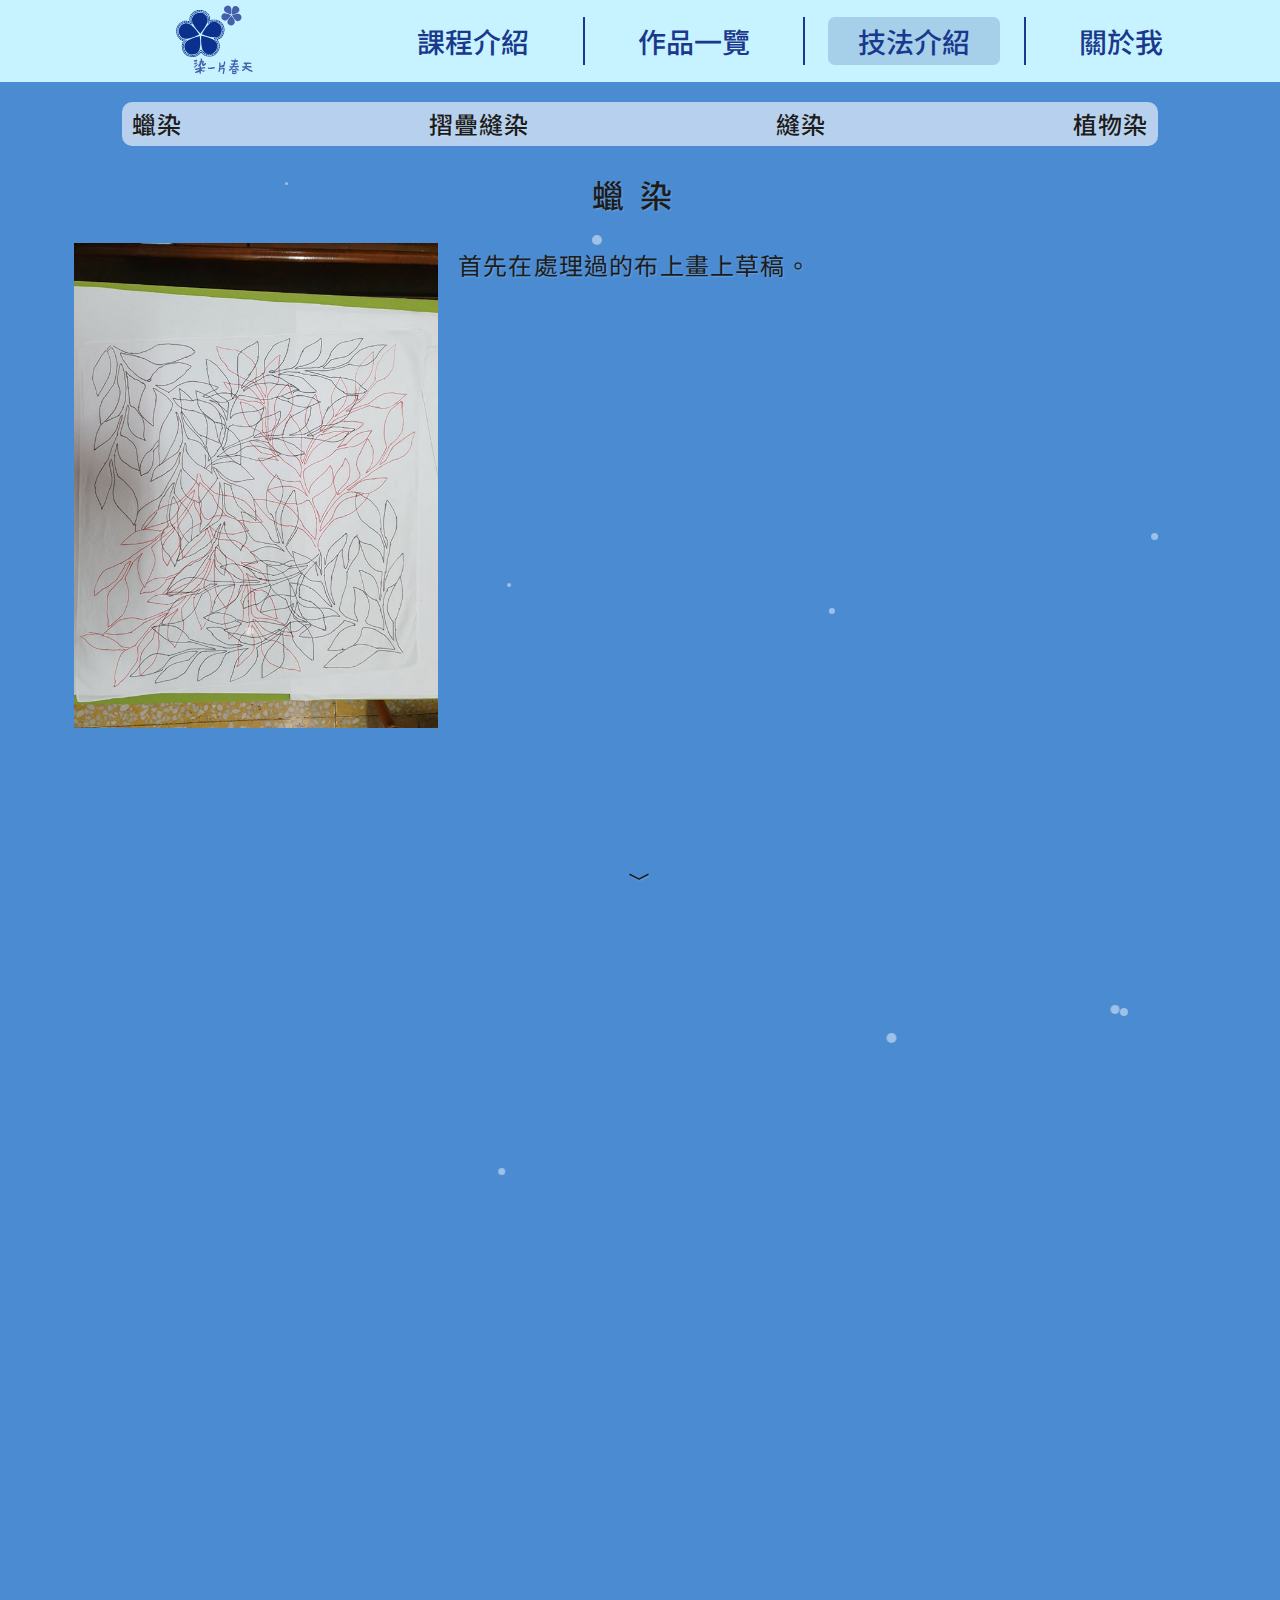
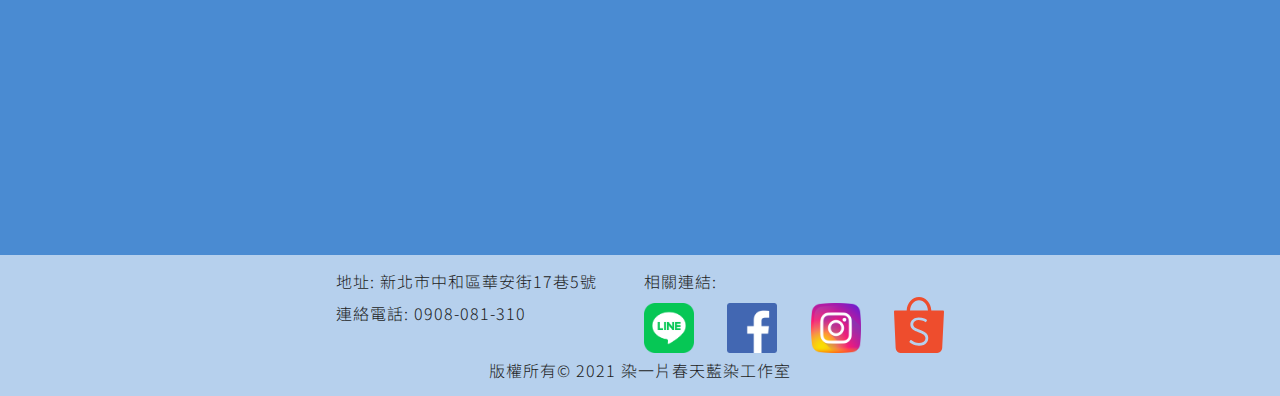
<file: personal_project/skill_page.html>
<!DOCTYPE html>
<html lang="zh-Hant-TW">

<head>
  <meta charset="UTF-8">
  <meta http-equiv="X-UA-Compatible" content="IE=edge">
  <meta name="viewport" content="width=device-width, initial-scale=1.0">
  <meta name="distribution" content="Taiwan">
  <title>染一片春天|技法介紹</title>
  <meta name="description" content="">
  <meta name="keywords" content="染一片春天、藍染、藍染教學、藍染教學工作室、縫染、綁染、蠟染、植物染">
  <link rel="shortcut icon" href="img/icon_spring.ico" type="image/x-icon">


  <link rel="preconnect" href="https://fonts.googleapis.com">
  <link rel="preconnect" href="https://fonts.gstatic.com" crossorigin>
  <link
    href="https://fonts.googleapis.com/css2?family=Noto+Sans+TC:wght@300;400;500&family=Roboto:wght@500;700&display=swap"
    rel="stylesheet">
  <link rel="stylesheet" href="style/reset.css">
  <link rel="stylesheet" href="style/Amos_grid.css">
  <link rel="stylesheet" href="style/main_style_rwd.css">
  <link rel="stylesheet" href="style/skill_style_rwd.css">
</head>

<body>
  <!-- header -->
  <header class="top_of_page">
    <div class="cover_logo_and_nav">
      <a class="link_of_logo" href="front_page.html">
        <div class="logo_pic">
          <img class="logo" width="80" src="img/logo_小.svg" alt="染一片春天Logo">
        </div>
      </a>
      <h1 class="h1">染一片春天藍染教學工作室</h1>
      <nav class="nav">
        <h2 class="nav_h2">導覽列</h2>
        <div class="cover_other_page">
          <ul class="other_page">
            <li><a href="course_page.html">課程介紹</a></li>
            <div class="plumb_line"></div>
            <li><a href="masterpiece_page.html">作品一覽</a></li>
            <div class="plumb_line"></div>
            <li><a href="skill_page.html">技法介紹</a></li>
            <div class="plumb_line"></div>
            <li><a href="about_me.html">關於我</a></li>
          </ul>
        </div>
      </nav>
    </div>
    <div class="hamburger">
      <div style="--i:1"></div>
      <div></div>
      <div style="--i:-1"></div>
    </div>
  </header>

  <main style="overflow: hidden;">
    <section class="skill">
      <aside>
        <ul>
          <li id="AA">蠟染</li>
          <li id="BB">摺疊縫染</li>
          <li id="CC">縫染</li>
          <li id="DD">植物染</li>
        </ul>
      </aside>
      <h2 class="skill_name">蠟染</h2>
      <div class="container a">

        <div class="row">
          <div class="col col_12 col_md_4">
            <div class="pic"><img src="img/skill_01.jpg" alt=""></div>
          </div>
          <div class="col col_12 col_md_8">
            <div class="text">
              <p>首先在處理過的布上畫上草稿。</p>
            </div>
          </div>
        </div>

        <div class="row">
          <div class="col col_12 col_md_4">
            <div class="pic"><img src="img/skill_02.jpg" alt=""></div>
          </div>
          <div class="col col_12 col_md_8">
            <div class="text">
              <p>接著再將融化的蠟用畫筆畫在布料上。</p>
            </div>
          </div>
        </div>

        <div class="row">
          <div class="col col_12 col_md_4">
            <div class="pic"><img src="img/skill_03.jpg" alt=""></div>
          </div>
          <div class="col col_12 col_md_8">
            <div class="text">
              <p>等蠟凝固在布上後就可以把布放進染缸中染色了。因為有蠟的地方染液不容易進入，因此最後會形成淺色的區域。</p>
            </div>
          </div>
        </div>

        <div class="row">
          <div class="col col_12 col_md_4">
            <div class="pic"><img src="img/skill_04.jpg" alt=""></div>
          </div>
          <div class="col col_12 col_md_8">
            <div class="text">
              <p>這就是我們的成品❤</p>
            </div>
          </div>
        </div>
      </div>

      <div class="container none b">
        <div class="row">
          <div class="col col_12 col_md_4">
            <div class="pic"><img src="img/skill_11.jpg" alt=""></div>
          </div>
          <div class="col col_12 col_md_8">
            <div class="text">
              <p>首先將布摺疊好。</p>
            </div>
          </div>
        </div>

        <div class="row">
          <div class="col col_12 col_md_4">
            <div class="pic"><img src="img/skill_12.jpg" alt=""></div>
          </div>
          <div class="col col_12 col_md_8">
            <div class="text">
              <p>接著再將布用針線緊緊縫在一起。縫僅的地方會使染液不容易滲入。
              </p>
            </div>
          </div>
        </div>

        <div class="row">
          <div class="col col_12 col_md_4">
            <div class="pic"><img src="img/skill_13.jpg" alt=""></div>
          </div>
          <div class="col col_12 col_md_8">
            <div class="text">
              <p>這就是我們的成品❤</p>
            </div>
          </div>
        </div>

      </div>

    </section>
    <div class="bottom_arrow"><i class="bi bi-chevron-compact-down"></i></div>
    <!-- FIXME overflow -->
    <!-- 背景裝飾 -->
    <div class="a_lot_of_flower">
      <div class="cover_background_flower">
        <div class="background_flower"></div>
        <div class="background_flower bgf2"></div>
      </div>
      <div class="cover_background_flower">
        <div class="background_flower"></div>
        <div class="background_flower bgf2"></div>
      </div>
      <div class="cover_background_flower">
        <div class="background_flower"></div>
        <div class="background_flower bgf2"></div>
      </div>
      <div class="cover_background_flower">
        <div class="background_flower"></div>
        <div class="background_flower bgf2"></div>
      </div>
      <!-- <div class="cover_background_flower">
        <div class="background_flower"></div>
        <div class="background_flower bgf2"></div>
      </div>
      <div class="cover_background_flower">
        <div class="background_flower"></div>
        <div class="background_flower bgf2"></div>
      </div>
      <div class="cover_background_flower">
        <div class="background_flower"></div>
        <div class="background_flower bgf2"></div>
      </div>
      <div class="cover_background_flower">
        <div class="background_flower"></div>
        <div class="background_flower bgf2"></div>
      </div> -->
    </div>
  </main>




  <!-- footer -->
  <div class="cover_under_page">
    <footer class="under_page">
      <address class="cover_address_and_icon">
        <div class="address_and_tel">
          <p class="address">地址: 新北市中和區華安街17巷5號</p>
          <p class="tel">連絡電話: 0908-081-310</p>
        </div>
        <div class="cover_bussines_icon">
          <p>相關連結:</p>

          <div class="many_bussines_icons">
            <a href="https://line.me/ti/p/CC5-CxTp8R" target="_blank">
              <div class="bussines_icon">
                <img width="50" src="img/LINE_Brand_icon.png" alt="染一片春天的LINE">
              </div>
            </a>
            <a href="https://www.facebook.com/%E6%9F%93%E4%B8%80%E7%89%87%E6%98%A5%E5%A4%A9-%E6%89%8B%E4%BD%9C%E5%9D%8A-369868907123043/"
              target="_blank">
              <div class="bussines_icon">
                <img width="50" src="img/facebook.png" alt="染一片春天的Facebook主頁">
              </div>
            </a>
            <a href="https://www.instagram.com/flower.huang.180/" target="_blank">
              <div class="bussines_icon">
                <img width="50" src="img/instagram.png" alt="染一片春天的instagram">
              </div>
            </a>
            <a href="https://shopee.tw/jojoppq?smtt=0.0.9" target="_blank">
              <div class="bussines_icon">
                <img width="50" src="img/shopee.svg" alt="染一片春天的蝦皮賣場">
              </div>
            </a>
          </div>

        </div>
      </address>
      <p class="front_of_copyright"><small class="copyright">版權所有© 2021
          染一片春天藍染工作室</small></p>
    </footer>
  </div>

  <script src="script/main.js"> </script>
  <script>
    // 下拉顯示
    function scrollToShow(e) {
      for (let i = 0; i < $All(".row").length; i++) {
        if ($All(".row")[i].offsetTop < (window.scrollY + 400)) {
          $All(".row")[i].style.opacity = "1";
        }
      }
    }
    window.addEventListener("load", function () {

      scrollToShow();
      window.addEventListener("scroll", function (e) {
        scrollToShow();
      }, false)


      // <!-- FIXME 修改偷懶寫法  -->
      AA.addEventListener("click", function () {
        $(".a").style.display = "block";
        $(".skill_name").innerText = "蠟染"
        $(".b").style.display = "none";
      }, false);
      BB.addEventListener("click", function () {
        $(".b").style.display = "block";
        $(".skill_name").innerText = "摺疊縫染"
        $(".a").style.display = "none";
      }, false);
      CC.addEventListener("click", function () {
        $(".a").style.display = "block";
        $(".skill_name").innerText = "縫染"
        $(".b").style.display = "none";
      }, false);
      DD.addEventListener("click", function () {
        $(".b").style.display = "block";
        $(".skill_name").innerText = "植物染"
        $(".a").style.display = "none";
      }, false);
    }, false)
  </script>

  <!-- 雪花掉落 -->
  <script src="script/snowFall.js"></script>
  <script>
    snowFall.snow(document.getElementsByTagName("body"), {
      flakeCount: 10,
      flakeColor: "#fff7",
      flakeIndex: 0,
      // flakePosition,
      // minSize,
      maxSize: 10,
      // minSpeed,
      maxSpeed: 1,
      round: true,
    });
  </script>
</body>

</html>
</file>
<file: tic-tac-toe/assets/index.d5f68a6c.css>
*{padding:0;margin:0;box-sizing:border-box;font-size:0}.tic-tac-toe{position:relative;width:300px;margin:50px auto;text-align:center}.tic-tac-toe .col{display:inline-block;width:100px;height:100px;border:1px solid #000}.tic-tac-toe .active.oo:before{content:"";position:relative;display:block;left:20px;top:20px;width:60px;height:60px;outline:3px solid #f00;border-radius:50%}.tic-tac-toe .active.xx:before,.tic-tac-toe .active.xx:after{content:"";position:relative;display:block;width:80px;height:3px;background:#00f}.tic-tac-toe .active.xx:before{transform-origin:left;transform:translate(22px) translateY(22px) rotate(45deg)}.tic-tac-toe .active.xx:after{transform-origin:right;transform:translate(-2px) translateY(22px) rotate(-45deg)}.tic-tac-toe button{font-size:16px;margin-top:10px}.tic-tac-toe .cover{position:absolute;top:0;left:0;width:300px;height:300px;background:rgba(0,0,0,0)}
</file>
<file: personal_project/style/Amos_grid.css>
/* Amos老師提供的格線系統 */
/* 最外層用container */
/* 次層用row包覆 */
/* 如果row裡面的cols要平均分配，row後面再下row_cols_$決定每層row要多少cols */
/* row的次層下col_$決定每col佔一層的12分之幾 */
/* 無標是手機尺寸 */
/* md是平板直立，min-width: 768px */
/* lg是平板橫向，min-width: 992px */
/* xl是桌機，min-width: 1200px */
.container {
  max-width: 1200px;
  margin: 0 auto;
  padding-left: 10px;
  padding-right: 10px;
}

.row {
  display: flex;
  flex-wrap: wrap;
  margin-left: -10px;
  margin-right: -10px;
}

[class*=col_] {
  padding: 1px 10px;
  box-sizing: border-box;
}

.col_1 {
  width: 8.333333%;
  /* (100%/12)*1 */
}

.col_2 {
  width: 16.666666%;
  /* (100%/12)*2 */
}

.col_3 {
  width: 25%;
  /* (100%/12)*3 */
}

.col_4 {
  width: 33.333333%;
  /* (100%/12)*4 */
}

.col_5 {
  width: 41.666666%;
  /* (100%/12)*5 */
}

.col_6 {
  width: 50%;
  /* (100%/12)*6 */
}

.col_7 {
  width: 58.333333%;
  /* (100%/12)*7 */
}

.col_8 {
  width: 66.666666%;
  /* (100%/12)*8 */
}

.col_9 {
  width: 75%;
  /* (100%/12)*9 */
}

.col_10 {
  width: 83.333333%;
  /* (100%/12)*10 */
}

.col_11 {
  width: 91.666666%;
  /* (100%/12)*11 */
}

.col_12 {
  width: 100%;
  /* (100%/12)*12 */
}

@media screen and (min-width: 768px) {
  .col_md_1 {
    width: 8.333333%;
    /* (100%/12)*1 */
  }

  .col_md_2 {
    width: 16.666666%;
    /* (100%/12)*2 */
  }

  .col_md_3 {
    width: 25%;
    /* (100%/12)*3 */
  }

  .col_md_4 {
    width: 33.333333%;
    /* (100%/12)*4 */
  }

  .col_md_5 {
    width: 41.666666%;
    /* (100%/12)*5 */
  }

  .col_md_6 {
    width: 50%;
    /* (100%/12)*6 */
  }

  .col_md_7 {
    width: 58.333333%;
    /* (100%/12)*7 */
  }

  .col_md_8 {
    width: 66.666666%;
    /* (100%/12)*8 */
  }

  .col_md_9 {
    width: 75%;
    /* (100%/12)*9 */
  }

  .col_md_10 {
    width: 83.333333%;
    /* (100%/12)*10 */
  }

  .col_md_11 {
    width: 91.666666%;
    /* (100%/12)*11 */
  }

  .col_md_12 {
    width: 100%;
    /* (100%/12)*12 */
  }
}

@media screen and (min-width: 992px) {
  .col_lg_1 {
    width: 8.333333%;
    /* (100%/12)*1 */
  }

  .col_lg_2 {
    width: 16.666666%;
    /* (100%/12)*2 */
  }

  .col_lg_3 {
    width: 25%;
    /* (100%/12)*3 */
  }

  .col_lg_4 {
    width: 33.333333%;
    /* (100%/12)*4 */
  }

  .col_lg_5 {
    width: 41.666666%;
    /* (100%/12)*5 */
  }

  .col_lg_6 {
    width: 50%;
    /* (100%/12)*6 */
  }

  .col_lg_7 {
    width: 58.333333%;
    /* (100%/12)*7 */
  }

  .col_lg_8 {
    width: 66.666666%;
    /* (100%/12)*8 */
  }

  .col_lg_9 {
    width: 75%;
    /* (100%/12)*9 */
  }

  .col_lg_10 {
    width: 83.333333%;
    /* (100%/12)*10 */
  }

  .col_lg_11 {
    width: 91.666666%;
    /* (100%/12)*11 */
  }

  .col_lg_12 {
    width: 100%;
    /* (100%/12)*12 */
  }
}

@media screen and (min-width: 1200px) {
  .col_xl_1 {
    width: 8.333333%;
    /* (100%/12)*1 */
  }

  .col_xl_2 {
    width: 16.666666%;
    /* (100%/12)*2 */
  }

  .col_xl_3 {
    width: 25%;
    /* (100%/12)*3 */
  }

  .col_xl_4 {
    width: 33.333333%;
    /* (100%/12)*4 */
  }

  .col_xl_5 {
    width: 41.666666%;
    /* (100%/12)*5 */
  }

  .col_xl_6 {
    width: 50%;
    /* (100%/12)*6 */
  }

  .col_xl_7 {
    width: 58.333333%;
    /* (100%/12)*7 */
  }

  .col_xl_8 {
    width: 66.666666%;
    /* (100%/12)*8 */
  }

  .col_xl_9 {
    width: 75%;
    /* (100%/12)*9 */
  }

  .col_xl_10 {
    width: 83.333333%;
    /* (100%/12)*10 */
  }

  .col_xl_11 {
    width: 91.666666%;
    /* (100%/12)*11 */
  }

  .col_xl_12 {
    width: 100%;
    /* (100%/12)*12 */
  }
}

[class*=row_cols_] {
  padding: 0 10px;
  box-sizing: border-box;
}

.row_cols_1>div {
  width: 100%;
}

.row_cols_2>div {
  width: 50%;
}

.row_cols_3>div {
  width: 33.333333%;
}

.row_cols_4>div {
  width: 25%;
}

.row_cols_5>div {
  width: 20%;
}

.row_cols_6>div {
  width: 16.666666%;
}

@media screen and (min-width:768px) {
  .row_cols_md_1>div {
    width: 100%;
  }

  .row_cols_md_2>div {
    width: 50%;
  }

  .row_cols_md_3>div {
    width: 33.333333%;
  }

  .row_cols_md_4>div {
    width: 25%;
  }

  .row_cols_md_5>div {
    width: 20%;
  }

  .row_cols_md_6>div {
    width: 16.666666%;
  }
}

@media screen and (min-width:992px) {
  .row_cols_lg_1>div {
    width: 100%;
  }

  .row_cols_lg_2>div {
    width: 50%;
  }

  .row_cols_lg_3>div {
    width: 33.333333%;
  }

  .row_cols_lg_4>div {
    width: 25%;
  }

  .row_cols_lg_5>div {
    width: 20%;
  }

  .row_cols_lg_6>div {
    width: 16.666666%;
  }
}

@media screen and (min-width:1200px) {
  .row_cols_xl_1>div {
    width: 100%;
  }

  .row_cols_xl_2>div {
    width: 50%;
  }

  .row_cols_xl_3>div {
    width: 33.333333%;
  }

  .row_cols_xl_4>div {
    width: 25%;
  }

  .row_cols_xl_5>div {
    width: 20%;
  }

  .row_cols_xl_6>div {
    width: 16.666666%;
  }
}
</file>
<file: personal_project/style/main_style_rwd.css>
* {
  box-sizing: border-box;
}

:root {
  --course_color: #84bae6;
  --masterpiece_color: #4F96D8;
  --skill_color: #357ECD;
  --main_padding_LR: 4.6875vw;
  font-size: 16px;
  scrollbar-width: thin;
}

body {
  position: relative;
  font-family: "Noto Sans TC",
    "Roboto",
    sans-serif,
    serif;
  font-weight: 500;
  color: #1c1c1c;
  font-size: 1.25rem;
}

a {
  text-decoration: none;
}

img {
  width: 100%;
}

::-webkit-scrollbar {
  width: 8px;
}

::-webkit-scrollbar-track {
  background: rgba(140, 140, 140, .15);
  box-shadow: inset 0 0 5px grey;
  border-radius: 10px;
}

::-webkit-scrollbar-thumb {
  background: rgba(255, 255, 255, 1);
  border-radius: 10px;
}

::-webkit-scrollbar-corner {
  background: transparent;
}

::-webkit-scrollbar-thumb:hover {
  background: rgba(255, 255, 255, .25);
}

/* 以下header */
/* ----------------------------------- */
.top_of_page {
  background-color: #C7F2FF;
  text-align: center;
}

.top_of_page h1,
.top_of_page h2 {
  position: absolute;
  height: 0;
  width: 0;
  z-index: -100;
}

.link_of_logo {
  display: inline-block;
}

.logo_pic {
  width: 10%;
  min-width: 80px;
  margin: auto;
}

.logo {
  width: 100%;
}

.cover_logo_and_nav {
  width: 90%;
  max-width: 1200px;
  padding-bottom: 5px;
  margin: 0 auto;
}


.other_page {
  display: flex;
  justify-content: space-evenly;
}

.other_page * {
  display: inline-block;
}

.cover_line_message {
  color: #1a388c;

}

.other_page a {
  color: #1a388c;
  font-size: 1.25rem;
  padding: 10px 1vw;
}

.other_page a:visited {
  color: #1a388c;
}

.other_page a:hover {
  border-radius: 0.25em;
  background-color: #1a388c30;
  transition: .5s;
}

@media screen and (max-resolution: 2.8dppx) {
  .other_page a {
    font-size: 1rem;
  }
}

@media screen and (max-width: 384px) {
  .hamburger {
    width: 50px;
    height: 40px;
    border-radius: .25em;
    position: fixed;
    z-index: 11;
    top: 15px;
    right: 0;
    cursor: pointer;
    transition: 1s;
    display: flex;
    flex-direction: column;
    justify-content: space-around;
    align-items: center;
    --r: 100px;
    background-color: #fff7;

  }

  .hamburger>div {
    background-color: #0007;
    border-radius: 1px;
    height: 2px;
    width: 30px;
    transition: 1s;
    transform-origin: 30px 1px;
  }

  .hamburger>.arrow {
    transform: translate(-1px, calc(13px * var(--i))) rotate(calc(45deg*var(--i))) scaleX(0.7);
  }



  .other_page {
    flex-direction: column;
    background-color: #fff;
    width: 100px;
    line-height: 2em;
    border-radius: 0.5em;
    position: absolute;
    top: 15px;
    right: -100px;
    transition: 1s;
    --r: 3px
  }

  .cover_other_page {
    position: fixed;
    z-index: 10;
    top: 0;
    left: 0;
    width: 100vw;
    height: 100vh;
    background-color: #fff0;
    visibility: hidden;
    transition: .5s;
  }

  .cover_other_page.appear {
    z-index: 10;
    visibility: visible;
    background-color: #fffa;
    backdrop-filter: blur(5px);

  }

  .gotoLeft {
    right: var(--r);
  }
}

@media screen and (min-width: 768px) {
  .cover_logo_and_nav {
    display: flex;
    justify-content: space-between;
    align-items: center;
    padding-bottom: 0;
  }

  .nav {
    flex-grow: 1;
  }

  .other_page {
    margin-top: 0;
  }

  .other_page a {
    font-size: 1.5rem;
    padding: 10px 3vw;
  }

  .plumb_line {
    border: 1px solid #1a388cee;
    background-color: #1a388cee;
  }
}

@media screen and (min-width:992px) {
  .other_page a {
    font-size: 1.75rem;
    padding: 10px 30px;
  }
}

/*       以上header */
/* ------------------------------------ */
/*       以下footer */

.cover_under_page {
  font-size: 1rem;
  font-weight: 300;
}

.under_page {
  background-color: #fff9;
  padding-top: 10px;
  padding-bottom: 10px;
}

.under_page p {
  line-height: 2em;
  letter-spacing: 1px;
}

.address_and_tel {

  max-width: 288px;
}

.cover_address_and_icon {
  width: 80%;
  max-width: 288px;
  margin: 0 auto;
}

.cover_bussines_icon {
  max-width: 300px;

}

.many_bussines_icons {
  display: flex;
  justify-content: space-between;
}

.many_bussines_icons>a {
  display: flex;
  align-items: flex-end;
}

.bussines_icon {
  /* display: inline-block; */
  width: 50px;
}

.bussines_icon>img {
  width: 100%;
}

.front_of_copyright {
  line-height: 3em;
  text-align: center;
}

@media screen and (max-width:360px) {
  .cover_under_page {
    font-size: 0.75rem;
  }
}

@media screen and (min-width:768px) {
  .cover_address_and_icon {
    display: flex;
    justify-content: center;
    max-width: 1200px;
  }

  .cover_address_and_icon>div {
    margin: 0 10px;
  }

  .address_and_tel {
    flex-grow: 1;
  }

  .cover_bussines_icon {
    flex-grow: 1;
  }
}

/*      以上footer */
/* ----------------------------------- */
</file>
<file: personal_project/style/about_style_rwd.css>
a[href="about_me.html"] {
  border-radius: 0.25em;
  background-color: #1a388c30;
}

main {
  background-color: #C7F2FF;
}

.about_me {
  width: 90%;
  max-width: 1200px;
  margin: 0 auto;

}

.about_me>h2 {
  visibility: hidden;
}

.pic>img {
  width: 100%;
}

.about_me p {
  font-size: 1rem;
  font-weight: 300;
  white-space: pre-line;
  text-indent: 1.2em;
  line-height: 1.75;
  letter-spacing: 1px;
  text-align: justify;
}

.row+.row {
  padding-top: 20px;
  padding-bottom: 20px;
}

.bottomer {
  padding-bottom: 40px;
}

.bottomer .text {
  margin-bottom: 20px;
}

@media screen and (min-width:768px) {
  .about_me p {
    font-size: 1.25rem;
    letter-spacing: 2px;
  }

  .topper>div:first-child {
    display: flex;
    margin-left: -20px;
    margin-right: -20px;
    padding-bottom: 40px;
  }

  .topper>div:first-child .pic {
    padding-left: 20px;
    padding-right: 20px;
    width: 50%;
    flex-shrink: 0;
  }

  .row {
    margin-left: -20px;
    margin-right: -20px;
    position: relative;
  }

  .row+.row {
    padding-top: 40px;
    padding-bottom: 40px;
  }

  [class*="col_"] {
    padding: 1px 20px;
  }

  .row:nth-child(even) {
    flex-direction: row-reverse;
  }

  .row::before {
    content: "";
    position: absolute;
    height: 100%;
    width: 2px;
    left: 50%;
    background: #0003;
  }

  .row:first-child:before {
    height: calc(100% + 40px);
  }

  .row:last-child:before {
    height: calc(100% - 80px);
  }

  .row::after {
    content: "";
    position: absolute;
    height: 16px;
    width: 16px;
    border-radius: 50%;
    top: 50%;
    left: 50%;
    transform: translateX(-50%);
    background: #00f6;
  }

  .bottomer>div:first-child {
    display: flex;
    margin-bottom: 40px;
  }

  .bottomer>div:first-child .pic {
    margin-right: 20px;
    flex-shrink: .7;
  }
}

@media screen and (min-width:992px) {
  .about_me p {
    font-size: 1.5rem;
  }


}

/* ======================== */
.cover_under_page {
  background-color: #C7F2FF;
}
</file>
<file: personal_project/style/front_style.css>
section {
  position: relative;
  width: 90%;
  max-width: 1200px;
  margin: 0 auto;
  padding-bottom: 20px;
}

:root {
  /* 花瓣路徑，寬100高150 */
  --upper_petal: path('M 50,136.6 L 0,50 A 50,50 0,0,1 100,50 L 50,136.6 z');
  --down_petal: path('M 50,0 L 0,86.6 A 50,50 0,0,0 100,86.6 L 50,0 z');
  /* 花瓣路徑，1.5倍 */
  --upper_petal_bigger: path('M 75,204.9 L 0,75 A 75,75 0,0,1 150,75 L 75,204.9 z');
  --down_petal_bigger: path('M 75,0 L 0,129.9 A 75,75 0,0,0 150,129.9 L 75,0 z');
}

h2 {
  letter-spacing: .1em;
}

h3 {
  letter-spacing: .1em;
}

p {
  letter-spacing: .2em;
}

.more {
  font-size: 1.25rem;
  text-align: right;
  margin-top: 20px;
  text-shadow: 1px 1px 2px darkblue;
}

.more>a {
  color: #fed857;
}

.more>a:visited {
  color: #fed857;
}

/* ========================================= */
/* 以下課程介紹 */
.outer_intro {
  background-color: #84bae6;
  overflow: hidden;
}

.introduce_of_course>h2 {
  line-height: 3em;
}

.course_image_with_button {
  display: flex;
  justify-content: space-between;
  align-items: center;
  position: relative;
}

.course_image {
  width: 100%;
}

/* 佔位用圖片 */
.course_image.nothing>.nothing {
  width: 100%;
  opacity: 0;
}

/* 輪播的圖片 */
.course_image.carousel {
  position: absolute;
  left: 0;
  right: 0;
  margin-left: auto;
  margin-right: auto;
  transition: 1000ms;
}

/* 待輪播的圖片 */
.course_image.carousel.hidden {
  opacity: 0;
}

.course_image.carousel.hidden.hidden_left {
  opacity: 0;
  left: -2000px;
}

.course_image.carousel.hidden.hidden_right {
  opacity: 0;
  left: 2000px;
}

.course_image.carousel>img {
  width: 100%;
}


/* 輪播列左右按鈕 */
.btn {
  position: absolute;
  z-index: 1;
  width: 100px;
  height: 150px;
  font-size: 5.5rem;
  border: 0;
  border-radius: 50%;
  color: #0009;
  background-color: #fff0;
  cursor: pointer;
  font-family: "fontawesome";
}

.btn:hover {
  background-color: #fff3;
  transition: .5s;
}

.pre_pic {
  left: -40px;
}

.pre_pic>i {
  position: relative;
  left: -5px;
}

.next_pic {
  right: -40px;
}

.next_pic>i {
  position: relative;
  left: 5px;
}


.course_introduce_words {
  width: 90%;
  border-radius: 0.75rem;
  /* padding-top: 20px; */
  padding-bottom: 30px;
  margin: 10px auto;
  margin-top: 20px;
  font-size: 1.5rem;
  text-align: center;
  background-color: #fff8;
  transition: 1s;
  left: 0;
  right: 0;
  white-space: pre-line;
}

.course_introduce_words h3 {
  margin-top: 20px;
}

.course_introduce_words_paragraph {
  font-size: 1rem;
  font-weight: 300;
  width: 90%;
  margin: 0 auto;
  margin-top: 10px;
  padding-bottom: 5px;
  text-align: left;
  line-height: 1.5em;
  text-indent: 1em;
  letter-spacing: 2px;
  background-image: linear-gradient(#fff0 96%, #0002 97%);
  background-size: 100% 1.5em;
}

/* 文字輪播 */
.course_introduce_words.nothing {
  opacity: 0;
}

.course_introduce_words.carousel {
  position: absolute;
}

.course_introduce_words.carousel.hidden {
  opacity: 0;
}

.course_introduce_words.carousel.hidden_left {
  left: -2000px;
}

.course_introduce_words.carousel.hidden_right {
  left: 2000px;
}

/* 以上課程介紹 */
/* ========================================= */
.change_backgraound_front {
  /* height: 60vh;
  background-image: url(../img/bg_01.jpg);
  background-size: cover;
  background-attachment: fixed; */
  height: 50px;
  background-image: linear-gradient(#84bae6, #6EADDF, #4F96D8);
}

/* ========================================= */
/* 以下作品一覽 */
.outer_master {
  background-color: #4F96D8;
}

.introduce_of_masterpiece {
  position: relative;
  overflow: hidden;
}

.introduce_of_masterpiece h2 {
  line-height: 3em;
}

/* 小花背景裝飾 */
.background_flower {
  position: absolute;
  /*   border: 1px solid black; */
  width: 25vw;
  height: 25vw;
  top: 20px;
  right: 0;
  background-image: radial-gradient(#Fff2 10%, #0000 20%),
    radial-gradient(ellipse 40% 80%, #fff4 20%, #0000 20%),
    radial-gradient(ellipse 80% 40%, #fff4 20%, #0000 20%),
    radial-gradient(ellipse 40% 80%, #fff4 20%, #0000 20%),
    radial-gradient(ellipse 80% 40%, #fff4 20%, #0000 20%);
  /*     background-size: 200px 200px; */
  background-position: 0 0,
    0 calc(25vw * 0.30),
    calc(25vw * 0.30) 0,
    0 calc(-25vw * 0.30),
    calc(-25vw * 0.30) 0;
  background-repeat: no-repeat;
  z-index: 0;
}

.bgf2 {
  transform: rotate(45deg);
}

.lb_flower {
  top: 50%;
  left: 30px;
}

/* 大花輪播 */
/* FIXME: 大花輪播，之後RWD要大修 */
.big_flower {
  position: relative;
  z-index: 1;
  height: 600px;
  width: 600px;
  margin: auto;
  display: grid;
  grid-template: repeat(5, auto)/repeat(5, auto);
  transform-origin: top left;
  transform: scale(53%);
}

@media screen and (min-width:768px) {
  .big_flower {
    transform: scale(100%);
  }
}

.big_flower>img:not(.circle_in_flower) {
  width: 100px;
  /*! height: 100px; */
  aspect-ratio: 2/3;
  object-fit: cover;
  filter: brightness(40%);
}

.big_flower>img:not(.circle_in_flower).lighter {
  filter: brightness(100%);
}

.big_flower>img:nth-child(even) {
  aspect-ratio: 1/1;
  width: 150px;
}

.big_flower>img:nth-child(4n+1) {
  aspect-ratio: 3/2;
  width: 150px;
}

.big_flower>img:first-child {
  grid-column: 2/5;
  grid-row: 2/5;
  width: 300px;
  aspect-ratio: 1/1;
  border-radius: 50%;
}

.big_flower_petal_top_left {
  grid-column: 1;
  grid-row: 1;
  clip-path: var(--upper_petal);
  transform: translate(130px, 50px) rotate(-45deg);
  transform-origin: 50px 136.6px;
}

.big_flower_petal_top {
  grid-column: 3;
  grid-row: 1;
  clip-path: var(--upper_petal);
}

.big_flower_petal_top_right {
  grid-column: 5;
  grid-row: 1;
  clip-path: var(--upper_petal);
  transform: translate(-80px, 43px) rotate(45deg);
  transform-origin: 50px 136.6px;
}

.big_flower_petal_right {
  grid-column: 5;
  grid-row: 3;
  clip-path: path('M 0,50 L 86.6,0 A 50,50 0,0,1 86.6,100 L 0,50 z');
  transform: translate(15px)
}

.big_flower_petal_bottom_right {
  grid-column: 5;
  grid-row: 5;
  clip-path: var(--down_petal);
  transform: translate(-84px, -30px) rotate(-45deg);
  transform-origin: 50px top;
}

.big_flower_petal_bottom {
  grid-column: 3;
  grid-row: 5;
  clip-path: var(--down_petal);
  transform: translate(0, 15px)
}

.big_flower_petal_bottom_left {
  grid-column: 1;
  grid-row: 5;
  clip-path: var(--down_petal);
  transform: translate(130px, -30px) rotate(45deg);
  transform-origin: 50px top;
}

.big_flower_petal_left {
  grid-column: 1;
  grid-row: 3;
  clip-path: path('M 136.6,50 L 50,100 A 50,50 0,0,1 50,0 L 136.6,50 z');
}

@media screen and (min-width:1500px) {
  .big_flower {
    height: 900px;
    width: 900px;
  }

  .big_flower>img:not(.circle_in_flower) {
    width: 150px;
  }

  .big_flower>img:nth-child(even) {
    width: 225px;
  }

  .big_flower>img:nth-child(4n+1) {
    width: 225px;
  }

  .big_flower>img:first-child {
    width: 450px;
  }

  .big_flower_petal_top_left {
    clip-path: var(--upper_petal_bigger);
    transform: translate(195px, 75px) rotate(-45deg);
    transform-origin: 75px 204.9px;
  }

  .big_flower_petal_top {
    clip-path: var(--upper_petal_bigger);
  }

  .big_flower_petal_top_right {
    clip-path: var(--upper_petal_bigger);
    transform: translate(-120px, 64.5px) rotate(45deg);
    transform-origin: 75px 204.9px;
  }

  .big_flower_petal_right {
    clip-path: path('M 0,65 L 129.9,0 A 65,65 0,0,1 129.9,150 L 0,65 z');
    transform: translate(22.5px)
  }

  .big_flower_petal_bottom_right {
    clip-path: var(--down_petal_bigger);
    transform: translate(-126px, -45px) rotate(-45deg);
    transform-origin: 75px top;
  }

  .big_flower_petal_bottom {
    clip-path: var(--down_petal_bigger);
    transform: translate(0, 22.5px)
  }

  .big_flower_petal_bottom_left {
    clip-path: var(--down_petal_bigger);
    transform: translate(195px, -45px) rotate(45deg);
    transform-origin: 75px top;
  }

  .big_flower_petal_left {
    clip-path: path('M 204.9,75 L 75,150 A 75,75 0,0,1 75,0 L 204.9,75 z');
  }
}



/* 以上作品一覽 */
/* ========================================= */
.change_backgraound_back {
  height: 50px;
  background-image: linear-gradient(#4F96D8, #357ECD);
}

/* ========================================= */
/* 以下技法介紹 */
.outer_skill {
  background-color: #357ECD;
}

.introduce_of_skill {
  color: #e3e3e3;
  text-shadow: 1px 1px 1px #0007;
}

.introduce_of_skill h2 {
  line-height: 3em;
}

.skill_pic_and_intro_and_roulette {
  display: flex;
  flex-direction: column;
}

.skill_roulette {

  display: flex;
  align-items: center;

}

/* 花瓣輪盤 */
/* FIXME: 花瓣輪盤，之後RWD要大修 */
.flower_roulette {
  display: grid;
  grid-template-columns: repeat(3, 1fr);
  grid-template-rows: 1fr 1fr;
  /* border: 1px solid #000; */
  font-size: 0;
  height: 300px;
  aspect-ratio: 1/1;
  margin: auto;
}

.flower_roulette>img {
  width: 100%;
  height: 100%;
  object-fit: cover;
  filter: brightness(40%);
}

.flower_roulette>img.lighter {
  filter: brightness(100%);
}

.flower_roulette>img:nth-child(1) {
  grid-column: 1;
  grid-row: 1;
  clip-path: var(--upper_petal);
  transform: translate(83px) rotate(-60deg);
  transform-origin: center 136.6px;
}

.flower_roulette>img:nth-child(2) {
  grid-column: 2;
  grid-row: 1;
  clip-path: var(--upper_petal);
}

.flower_roulette>img:nth-child(3) {
  grid-column: 3;
  grid-row: 1;
  clip-path: var(--upper_petal);
  transform: translate(-83px) rotate(60deg);
  transform-origin: center 136.6px;
}

.flower_roulette>img:nth-child(4) {
  grid-column: 3;
  grid-row: 2;
  clip-path: var(--down_petal);
  transform: translate(-83px) rotate(-60deg);
  transform-origin: top center;
}

.flower_roulette>img:nth-child(5) {
  grid-column: 2;
  grid-row: 2;
  clip-path: var(--down_petal);
}

.flower_roulette>img:nth-child(6) {
  grid-column: 1;
  grid-row: 2;
  clip-path: var(--down_petal);
  transform: translate(83px) rotate(60deg);
  transform-origin: top center;
}

@media screen and (min-width:1500px) {
  .flower_roulette {
    height: 450px;
  }

  .flower_roulette>img:nth-child(1) {
    clip-path: var(--upper_petal_bigger);
    transform: translate(124.5px) rotate(-60deg);
    transform-origin: center 204.9px;
  }

  .flower_roulette>img:nth-child(2) {
    clip-path: var(--upper_petal_bigger);
  }

  .flower_roulette>img:nth-child(3) {
    clip-path: var(--upper_petal_bigger);
    transform: translate(-124.5px) rotate(60deg);
    transform-origin: center 204.9px;
  }

  .flower_roulette>img:nth-child(4) {
    clip-path: var(--down_petal_bigger);
    transform: translate(-124.5px) rotate(-60deg);
    transform-origin: top center;
  }

  .flower_roulette>img:nth-child(5) {
    clip-path: var(--down_petal_bigger);
  }

  .flower_roulette>img:nth-child(6) {

    clip-path: var(--down_petal_bigger);
    transform: translate(124.5px) rotate(60deg);
    transform-origin: top center;
  }
}

/* --------- */
.skill_intro {
  background-color: #fff4;
  border-radius: 0.75rem;
  padding: 0 10px;
  padding-bottom: 10px;
}

.skill_intro h3 {
  font-size: 1.5rem;
  line-height: 3em;
}

.skill_intro p {
  font-size: 1rem;
  line-height: 1.5em;
  font-weight: 300;
  text-align: justify;
  white-space: pre-line;
}

.skill_pic {
  width: 100%;
  margin-bottom: 10px;
}

.skill_pic img {
  width: 100%;
  border-radius: 1em;
}

@media screen and (min-width:768px) {
  .skill_pic_and_intro_and_roulette {
    flex-direction: row;
    /* flex-wrap: wrap;
    height: 500px; */
  }

  .skill_pic_and_intro_and_roulette>div:first-child {
    margin-right: 10px;
  }

  .skill_pic {
    margin-left: 10px;
    margin-bottom: 0;
  }
}

@media screen and (min-width:992px) {
  .course_image {
    width: 70%;
    max-width: 1200px;
  }
}

/* 以上技法介紹 */
/* ========================================= */
.cover_under_page {
  background-color: var(--skill_color);
}

.cover_line_message {
  display: block;
  width: 50px;
  height: 50px;
  border-radius: 50%;
  background-image: url(../img/LINE_APP_Android.png);
  opacity: 1;
  position: fixed;
  right: 20px;
  bottom: 90px;
  z-index: 2;
}

.cover_line_message::after {
  content: "歡迎聯絡";
  display: block;
  font-size: 1.25rem;
  position: fixed;
  bottom: 105px;
  right: 80px;
  background-color: #fff4;
  /* border: 1px solid #000; */
}

.line_message {
  display: block;
  width: 50px;
  height: 50px;
}

.go_to_top {
  background-color: #fff;
  opacity: 0.5;
  font-family: "fontawesome";
  display: flex;
  justify-content: center;
  align-items: center;
  font-size: 3rem;
  width: 50px;
  height: 50px;
  border-radius: 50%;
  position: fixed;
  bottom: 20px;
  right: 20px;
}

/* 進版動畫 */
.logo_flower_animation {
  position: fixed;
  z-index: 888;
  top: 0;
  left: 0;
  width: calc(100vw - 17px);
  height: 100vh;
  width: 100%;
  background-color: #fff;
  animation: logo_flower_animation_bg .5s linear;
  animation-delay: 5s;
  /* display: none; */
}

.logo_flower_animation div {
  background-repeat: no-repeat;
  position: absolute;
  /* left: 0;
  right: 0;
  top: 0;
  bottom: 0; */
  width: 0px;
  height: 0px;
  /* margin: auto; */

  animation-duration: 5s;
  animation-timing-function: linear;
  animation-iteration-count: infinite;
}

.logo_flower_black {
  background-image: radial-gradient(#000 20%, #fff 60%);
  mix-blend-mode: screen;
  background-position: center;
  animation-name: logo_flower_animation_b;
}

.logo_flower {
  background-image: url(../img/logo_flower.svg);
  animation-name: logo_flower_animation;
}

@keyframes logo_flower_animation {
  0% {
    width: 0;
    height: 0;
    opacity: 0;
    left: 50%;
    top: 50%;
    transform: translateX(-50%) translateY(-50%) rotate(0deg);
  }

  50% {
    width: 300px;
    height: 300px;
    left: 50%;
    top: 50%;
    transform: translateX(-50%) translateY(-50%) rotate(180deg);
  }

  95% {
    width: 50px;
    height: 50px;
    transform: rotate(360deg);
    left: 5%;
    top: 6px;
  }

  100% {
    width: 50px;
    height: 50px;
    transform: rotate(360deg);
    left: 5%;
    top: 6px;
  }
}

@keyframes logo_flower_animation_b {
  0% {
    width: 0;
    height: 0;
    /* opacity: 0; */
    /* background-size: 50% 50%; */
    left: 50%;
    top: 50%;
    transform: translateX(-50%) translateY(-50%) rotate(0deg);
  }

  50% {
    width: 300px;
    height: 300px;
    left: 50%;
    top: 50%;
    transform: translateX(-50%) translateY(-50%) rotate(180deg);
  }

  95% {
    width: 50px;
    height: 50px;
    transform: rotate(360deg);
    opacity: 0;
    left: 5%;
    top: 5px;
  }

  100% {
    width: 50px;
    height: 50px;
    transform: rotate(360deg);
    opacity: 0;
    left: 5%;
    top: 5px;
  }
}

@keyframes logo_flower_animation_bg {

  0% {
    opacity: 1;
  }


  100% {
    opacity: 0;
  }
}




/* 小花掉落 */
.flower_animation {
  position: absolute;
  z-index: 888;
  top: 0;
  left: 0;
  width: calc(100vw - 17px);
  height: 100vh;
  background-color: #fff;
  display: none;
}

.cos_f {
  position: absolute;
  animation-name: cos;
  animation-iteration-count: infinite;
  animation-timing-function: linear;
}

.flower_animation_small_flower {
  width: 73px;
  height: 71px;
  position: relative;
  background-image: url(../img/small_logo_flower.png);

  animation-name: sin;
  animation-duration: 1s;
  animation-iteration-count: infinite;
  animation-timing-function: ease-in-out;
  animation-direction: alternate;
}

.cos_f:nth-child(1) {
  left: 5%;
  animation-duration: 3s;
  /* animation-delay: 1s; */
}

.cos_f:nth-child(2) {
  left: 25%;
  animation-duration: 5s;
  /* animation-delay: 3s; */
}

.cos_f:nth-child(3) {
  left: 45%;
  animation-duration: 2s;
  /* animation-delay: 2s; */
}

.cos_f:nth-child(4) {
  left: 65%;

  animation-duration: 3.5s;
  /* animation-delay: 1s; */
}

.cos_f:nth-child(5) {
  left: 85%;

  animation-duration: 2.5s;
  /* animation-delay: 3s; */
}


.cos_f:nth-child(1)>.flower_animation_small_flower {
  animation-duration: 1s;

}

.cos_f:nth-child(2)>.flower_animation_small_flower {
  animation-duration: 2s;

}

.cos_f:nth-child(3)>.flower_animation_small_flower {
  animation-duration: 3s;

}

.cos_f:nth-child(4)>.flower_animation_small_flower {
  animation-duration: 2.5s;
}

.cos_f:nth-child(5)>.flower_animation_small_flower {
  animation-duration: 1.5s;

}

@keyframes cos {
  0% {
    top: 0%;
  }

  50% {
    top: 50%;
  }

  100% {
    top: 100%;
  }
}

/* @keyframes sin {
  0% {
    left: 0;
  }

  25% {
    left: -100px;
  }

  50% {
    left: 0;
  }

  75% {
    left: 100px;
  }

  100% {
    left: 0;
  }
} */
@keyframes sin {
  0% {
    left: -100px;
  }

  100% {
    left: 100px;
  }
}
</file>
<file: personal_project/style/masterpiece_style_rwd.css>
a[href="masterpiece_page.html"] {
  border-radius: 0.25em;
  background-color: #1a388c30;
}

main {
  background-color: var(--masterpiece_color);
}

.masterpiece {
  overflow: hidden;
}

.cover_min_pic {
  padding: 15px 0;
  width: 90%;
  max-width: 1200px;
  margin: 0 auto;
}

.min_pic {
  height: 110px;
  display: flex;
  overflow-x: auto;
  scrollbar-width: none;
  scroll-behavior: smooth;
  font-size: 0;
  border-radius: .25rem;
  background-color: #fff7;
}

.min_pic::-webkit-scrollbar {
  display: none;
}

.min_pic>.pic {
  margin: 5px;
  flex-shrink: 0;
  cursor: pointer;
}


.pic>img {
  width: 100%;
}

.beside_min_pics {
  width: 90%;
  margin: auto;
}

.card {
  position: relative;
  overflow: hidden;
  padding-bottom: 15px;
  letter-spacing: 0.2em;
  text-shadow: 1px 1px 2px #fff3;
}

.card>.pic {
  width: 100%;
}

.text>h2 {
  font-size: 2rem;
  line-height: 2em;
  text-align: center;
}

.text>p {
  font-weight: 400;
  line-height: 1.75em;
  text-indent: 1.2em;
  text-align: justify;
  white-space: pre-line;
  margin-bottom: 1em;
}

.cover_you_know {
  position: relative;
  padding-bottom: 20px;
}

.you_know {
  padding: 1em;
  width: 100%;
  background-color: #fffa;
  border-radius: .5em;
  position: relative;
  line-height: 2em;
}


.you_know h3::before {
  content: "";
  display: inline-block;
  height: 30px;
  width: 31px;
  margin-right: 5px;
  background-image: url(../img/small_logo_flower.png);
  background-size: cover;
  vertical-align: middle;
}

.you_know p {
  font-size: 1rem;
  text-align: center;
}

.link_to_other {
  display: flex;
  justify-content: space-around;
}

.you_know a {
  display: inline-block;
  color: #1a388c;
}

.you_know a:visited {
  color: #1a388c;
}


@media screen and (min-width:768px) {
  .cover_min_pic {
    padding: 20px 0;
  }

  .min_pic {
    flex-direction: column;
    flex-wrap: wrap;
    height: 220px;
  }

  .beside_min_pics {
    padding-top: 15px;
  }

  .card {
    display: flex;
    justify-content: space-between;
    /*     padding: 15px 0; */
  }

  .card .pic {
    width: 50%;
    flex-shrink: 0;
    display: flex;
    align-items: center;
  }

  .card .text {
    width: 45%;
    flex-shrink: 0;
  }
}

.cover_under_page {
  background-color: var(--masterpiece_color);
}

@media screen and (max-resolution: 2.8dppx) {
  .link_to_other {
    font-size: 1rem;
  }
}

@media screen and (min-width:1200px) {
  .masterpiece {
    display: flex;
    width: 80%;
    min-width: 1200px;
    margin: 0 auto;
  }

  .cover_min_pic {
    width: 360px;
    flex-shrink: 0;
  }

  .min_pic {
    flex-direction: row;
    flex-wrap: wrap;
    overflow-y: auto;
    height: 90vh;
  }

  .min_pic>.pic {
    margin: 10px;
  }


  .beside_min_pics {
    padding-top: 20px;
  }

  .card {
    margin-left: auto;
    width: 95%;
  }

  .cover_you_know {
    margin-left: auto;
    width: 95%;
  }
}


@media screen and (min-width: 768px) and (min-height:1040px) {
  .masterpiece {
    height: 80vh;
  }
}

/* ============================= */
/* 卡片滑入動畫 */
.show {
  position: absolute;
  opacity: 1;
  transition: 1s;
}

.hidden {
  position: relative;
  opacity: 0;
  transition: 1s;
}


.pic.show {
  left: 0;
  animation-name: picshow;
  animation-duration: 1s;
}

.text.show {
  right: 0;
  animation-name: textshow;
  animation-duration: 1s;
}

.you_know.show {
  top: 0;
  animation-name: youknowshow;
  animation-duration: 1s;
}


@keyframes picshow {
  0% {
    opacity: 0;
    left: -500px;
  }

  100% {
    opacity: 1;
    left: 0;
  }
}

@keyframes textshow {
  0% {
    opacity: 0;
    right: -500px;
  }

  100% {
    opacity: 1;
    right: 0;
  }
}

@keyframes youknowshow {
  0% {
    opacity: 0;
    top: 300px;
  }

  100% {
    opacity: 1;
    top: 0;
  }
}
</file>
<file: personal_project/style/course_style_rwd.css>
@import url("https://cdn.jsdelivr.net/npm/bootstrap-icons@1.7.2/font/bootstrap-icons.css");

a[href="course_page.html"] {
  border-radius: 0.25em;
  background-color: #1a388c30;
}

.course {
  background-color: var(--course_color);
  padding-top: 10px;
}


.card {
  background: #fff6;
  height: calc(100% - 10px);
  padding: 10px;
  border-radius: .25em;
  position: relative;
  display: flex;
  flex-direction: column;
}

.pic>img {
  width: 100%;
  cursor: pointer;
  box-shadow: 2px 2px 2px 0px #000c;
  transition: .5s;
}

.pic>img:hover {
  transform: scale(1.05);
  box-shadow: 4px 4px 4px 2px #0009;
}

.text {
  font-size: 1rem;
  font-weight: 300;
  line-height: 1.5;
  letter-spacing: 1px;
  text-align: justify;
  flex-grow: 1;
  display: flex;
  flex-direction: column;
  justify-content: space-between;
}

.course_info {
  display: flex;
}

.course_people {
  flex-grow: .5;
}

.course_item {
  flex-grow: 1;
}


.course h2 {
  margin-top: .5rem;
  line-height: 2;
  font-size: 1.25rem;
  font-weight: 500;
}

.course_introduce {
  text-indent: 1.2em;
  padding: 1em 0;
  white-space: pre-line;
}

.not_beginner {
  white-space: pre;
  margin: 10px;
}

.course .for_beginner {
  text-align: center;
  margin: 10px;
}

.for_beginner span {
  outline: 2px blue solid;
  padding: 2px 4px;
  border-radius: 5px;
}

.course_money {
  text-align: right;
  font-size: 1.15em;
  font-weight: 400;
}

.about_others * {
  color: #1a388c;
  vertical-align: middle;
}

/* 3D輪播 */
.pic_3d {
  position: fixed;
  top: 0;
  bottom: 0;
  left: 0;
  width: 100vw;
  height: 45vh;
  margin: auto;
  background: #fffc;
  visibility: hidden;
  z-index: -10;
}

.d3_position {
  position: relative;
  display: flex;
  justify-content: center;
}

.out_3d {
  width: 70%;
  perspective-origin: center;
  perspective: 1500px;
}

.middle_3d {
  width: 100%;
  /* height: 100%; */
  transform-style: preserve-3d;
  /* transform: rotateX(0deg) rotateY(0deg) rotateZ(0deg); */
  transition: 1s cubic-bezier(.29, .84, .32, 1.34);
}

.inner_3d {
  width: 100%;
  position: absolute;
  transform-style: preserve-3d;
  transform: rotateY(calc(var(--i) * 90deg)) translateZ(100px);
  /* transform: rotateX(0deg) rotateY(0deg) rotateZ(0deg); */
}

.pic_3d button {
  position: absolute;
  z-index: 1;
  top: 210px;
  cursor: pointer;
  font-size: 50px;
  font-weight: 800;
  border: none;
  border-radius: .5em;
  background-color: #0004;
}

#pre {
  left: 0;
  /* margin-right: 2%; */
}


#next {
  right: 0;
  /* margin-left: 2%; */
}

.close_3d {
  position: absolute;
  top: 4px;
  right: 4px;
  width: 50px;
  height: 50px;
  border-radius: 50%;
  background: #fff;
  cursor: pointer;
  transform: rotate(45deg);
  transition: 1s;
}

.close_3d:hover {
  transform: rotate(225deg) scale(1.25);
}

.close_3d::before {
  content: "";
  position: absolute;
  top: 5px;
  left: 24px;
  width: 2px;
  height: 40px;
  background: #000;
}

.close_3d::after {
  content: "";
  position: absolute;
  top: 24px;
  left: 5px;
  width: 40px;
  height: 2px;
  background: #000;
}


@media screen and (min-width:768px) {
  .text h2 {
    font-size: 1.5rem;
  }

  .text :not(h2) {
    font-size: 1.25rem;
  }

  .course_info div {
    font-size: 1rem;
  }

  .pic_3d {
    height: 50vh;
  }

  .out_3d {
    width: 60%;
  }

}

@media screen and (min-width:992px) {
  .pic_3d {
    height: 100vh;
  }

  .out_3d {
    width: 40%;
  }
}

/* card裝飾 */
.out_ribbon {
  position: absolute;
  height: 100px;
  width: 100px;
  top: -7px;
  left: -7px;
  overflow: hidden;
}

.ribbon {
  position: absolute;
  width: 100px;
  height: 15px;
  left: -30px;
  top: 15px;
  background: #f00;
  transform: rotate(-45deg);
}

.out_ribbon::before {
  content: "";
  height: 0px;
  width: 0px;
  border-bottom: 7px solid black;
  border-left: 7px solid #fff0;
  position: absolute;
  left: 47px;
}

.out_ribbon::after {
  content: "";
  height: 0px;
  width: 0px;
  border-bottom: 7px solid #000;
  border-left: 7px solid #fff0;
  position: absolute;
  top: 47px;
}

/* ============================== */
.cover_under_page {
  background-color: var(--course_color);
}
</file>
<file: personal_project/style/skill_style_rwd.css>
@import url("https://cdn.jsdelivr.net/npm/bootstrap-icons@1.7.2/font/bootstrap-icons.css");

body {
  font-size: 1.5rem;
}

a[href="skill_page.html"] {
  border-radius: 0.25em;
  background-color: #1a388c30;
}

h1,
header h2 {
  opacity: 0;
}

main {
  background-color: #357ECDe5;
  letter-spacing: 0.05em;
  text-shadow: 1px 1px 2px #fff3;
}

.skill {
  position: relative;
  width: 90%;
  max-width: 1200px;
  margin: 0 auto;
  overflow: hidden;
}

.skill_name {
  text-align: center;
  line-height: 3em;
  letter-spacing: 0.5em;
}

img {
  width: 100%;
}

.row {
  margin-bottom: 20px;
  opacity: 0;
  transition: .5s;
}

.text {
  font-size: 1rem;
  font-weight: 300;
  margin-top: 10px;
}

aside {
  width: 90%;
  max-width: 1200px;
  margin: 0 auto;
  margin-top: 20px;
}

aside ul {
  font-size: 1rem;
  display: flex;
  justify-content: space-between;
  padding: 10px;
  border-radius: 10px;
  background: #fff9;
}

aside li {
  cursor: pointer;
}

aside li:hover {
  animation: jump 0.5s infinite;

  /* transform: translateY(20px); */
}

.container.none {
  display: none;
}

@keyframes jump {
  0% {
    transform: translateY(0px);
  }

  50% {
    transform: translateY(-10px);

  }

  100% {
    transform: translateY(0px);

  }
}

@media screen and (min-width:768px) {
  .skill_name {
    font-size: 2rem;
  }

  .text {
    font-size: 1.5rem;
    font-weight: 400;
  }

  aside ul {
    font-size: 1.5rem;
  }
}

/* ============================== */
.cover_under_page {
  background-color: #357ECDe5;
}

.bottom_arrow {
  position: fixed;
  left: 50%;
  transform: translateX(-50%) translateY(-50%);
  bottom: 0;
  animation-name: to_bottom;
  animation-duration: 1s;
  animation-iteration-count: infinite;
}

@keyframes to_bottom {
  100% {
    transform: translateX(-50%) translateY(0%);
  }
}

/* FHD寬螢幕背景裝飾 */
@media screen and (min-width:1600px) {
  .cover_background_flower {
    position: absolute;
    width: 15vw;
    height: 15vw;
    top: 200px;
    left: 0.3%;
  }

  .a_lot_of_flower>.cover_background_flower:nth-of-type(even) {
    top: calc(200px + 1 * 500px);
    left: 80%;
  }

  .a_lot_of_flower>.cover_background_flower:nth-of-type(3) {
    top: calc(200px + 2 * 500px);
  }

  .a_lot_of_flower>.cover_background_flower:nth-of-type(4) {
    top: calc(200px + 3 * 500px);
  }

  .a_lot_of_flower>.cover_background_flower:nth-of-type(5) {
    top: calc(200px + 4 * 500px);
  }

  .a_lot_of_flower>.cover_background_flower:nth-of-type(6) {
    top: calc(200px + 5 * 500px);
  }

  .a_lot_of_flower>.cover_background_flower:nth-of-type(7) {
    top: calc(200px + 6 * 500px);
  }

  .a_lot_of_flower>.cover_background_flower:nth-of-type(8) {
    top: calc(200px + 7 * 500px);
  }

  .background_flower {
    position: absolute;
    width: 15vw;
    height: 15vw;
    /* top: 20px; */
    /* right: 0; */
    background-image: radial-gradient(#Fff2 10%, #0000 20%),
      radial-gradient(ellipse 40% 80%, #fff4 20%, #0000 20%),
      radial-gradient(ellipse 80% 40%, #fff4 20%, #0000 20%),
      radial-gradient(ellipse 40% 80%, #fff4 20%, #0000 20%),
      radial-gradient(ellipse 80% 40%, #fff4 20%, #0000 20%);
    /*     background-size: 200px 200px; */
    background-position: 0 0,
      0 calc(15vw * 0.30),
      calc(15vw * 0.30) 0,
      0 calc(-15vw * 0.30),
      calc(-15vw * 0.30) 0;
    background-repeat: no-repeat;
  }

  .bgf2 {
    transform: rotate(45deg);
  }
}
</file>
